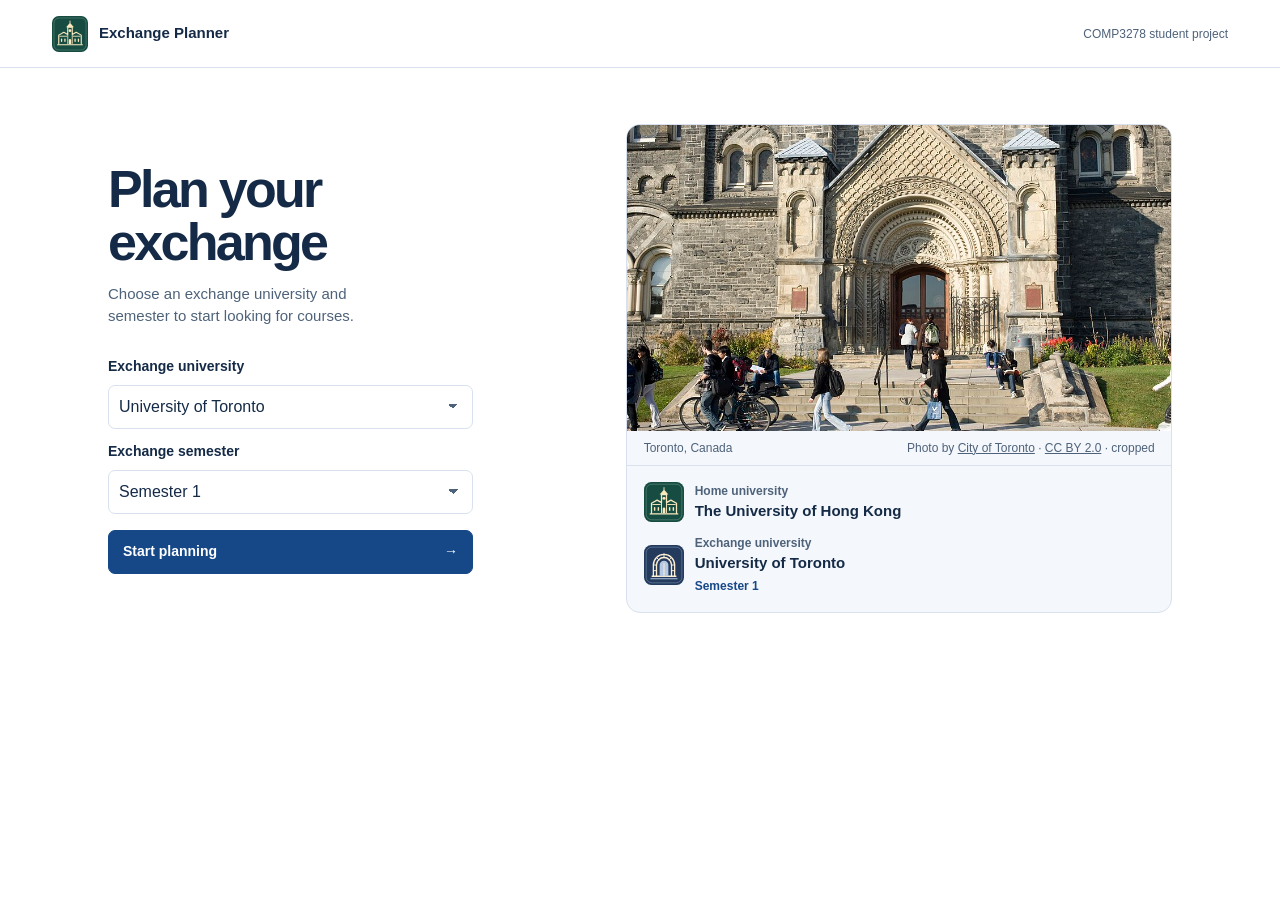
<file: docs/index.html>
<!doctype html>
<html lang="en">
<head>
  <meta charset="utf-8">
  <meta name="viewport" content="width=device-width, initial-scale=1">
  <title>Exchange Planner</title>
  <link rel="stylesheet" href="static/style.css?v=75b02a69559b">
</head>
<body id="exchange-planner">
<header class="identity">
  <a class="identity-link" href="./" data-plan-link>
    <img class="campus-mark" width="40" height="40" alt=""
     src="static/campus/hku.svg?v=58170c6886a2"
     >
    <span>Exchange Planner</span>
  </a>
  <span class="project-label">COMP3278 student project</span>
</header>
<main>


<section class="setup" aria-labelledby="exchange-title">
  <div class="setup-copy">
    <h1 id="exchange-title">Plan your exchange</h1>
    <p>Choose an exchange university and semester to start looking for courses.</p>
    <form id="exchange-setup" method="get" action="feature/1/">
      <label for="exchange-university">Exchange university</label>
      <select id="exchange-university" name="destination" required>

        <option value="3">University College London</option>

        <option value="2" selected>University of Toronto</option>

      </select>
      <label for="exchange-semester">Exchange semester</label>
      <select id="exchange-semester" name="semester" required>

        <option value="Sem 1">Semester 1</option>

        <option value="Sem 2">Semester 2</option>

      </select>
      <button class="main-action" type="submit">Start planning <span aria-hidden="true">→</span></button>
      <a class="quiet-button" href="my-plan/" data-resume-plan hidden>Resume My Plan</a>
    </form>
  </div>
  <aside class="route-panel" aria-label="Your exchange route">

    <figure class="campus-figure">
      <img data-campus-photo width="960" height="640"
           src="static/campus/toronto.jpg?v=460c03004c10" alt="Entrance to University College at the University of Toronto">
      <figcaption>
        <span data-campus-place>Toronto, Canada</span>
        <span class="photo-credit">
          Photo by <a data-campus-credit href="https://commons.wikimedia.org/wiki/File:University_College_in_Toronto.jpg" target="_blank" rel="noopener noreferrer">City of Toronto</a>
          · <a data-campus-license href="https://creativecommons.org/licenses/by/2.0/" target="_blank" rel="noopener noreferrer">CC BY 2.0</a>
          · cropped
        </span>
      </figcaption>
    </figure>
    <template id="campus-images">

      <img data-campus="2" src="static/campus/toronto.jpg?v=460c03004c10" alt="Entrance to University College at the University of Toronto">

      <img data-campus="3" src="static/campus/ucl.jpg?v=e818f1b0f210" alt="Columns of the University College London portico">

    </template>

    <div class="journey">
      <div class="stop">
        <img class="campus-mark" width="40" height="40" alt=""
     src="static/campus/hku.svg?v=58170c6886a2"
     >
        <div><span class="caption">Home university</span><strong>The University of Hong Kong</strong></div>
      </div>
      <div class="stop">
        <img class="campus-mark" width="40" height="40" alt=""
     src="static/campus/toronto.svg?v=8e8869192932"
     data-destination-mark>
        <div>
          <span class="caption">Exchange university</span>
          <strong data-destination-name>University of Toronto</strong>
          <span class="route-term" data-semester-name>Semester 1</span>
        </div>
      </div>
    </div>
  </aside>
</section>

</main>

<template id="campus-marks">

  <img data-campus="2" src="static/campus/toronto.svg?v=8e8869192932" alt="">

  <img data-campus="3" src="static/campus/ucl.svg?v=b197e17c76cd" alt="">

</template>
<script id="exchange-choices" type="application/json">{"destinations": [[3, "University College London"], [2, "University of Toronto"]], "semesters": ["Sem 1", "Sem 2"]}</script>
<script id="campus-photos" type="application/json">{"2": {"alt": "Entrance to University College at the University of Toronto", "city": "Toronto, Canada", "credit": "City of Toronto", "file": "toronto.jpg", "license": "CC BY 2.0", "license_url": "https://creativecommons.org/licenses/by/2.0/", "mark": "toronto", "source": "https://commons.wikimedia.org/wiki/File:University_College_in_Toronto.jpg"}, "3": {"alt": "Columns of the University College London portico", "city": "London, United Kingdom", "credit": "Raya Sharbain", "file": "ucl.jpg", "license": "CC BY-SA 4.0", "license_url": "https://creativecommons.org/licenses/by-sa/4.0/", "mark": "ucl", "source": "https://commons.wikimedia.org/wiki/File:Portico_of_University_College_London.jpg"}}</script>
<script src="static/plan.js?v=439967dee5aa" defer></script>




<script src="static/my-plan.js?v=4b7e3d259822" defer></script>



</body>
</html>
</file>
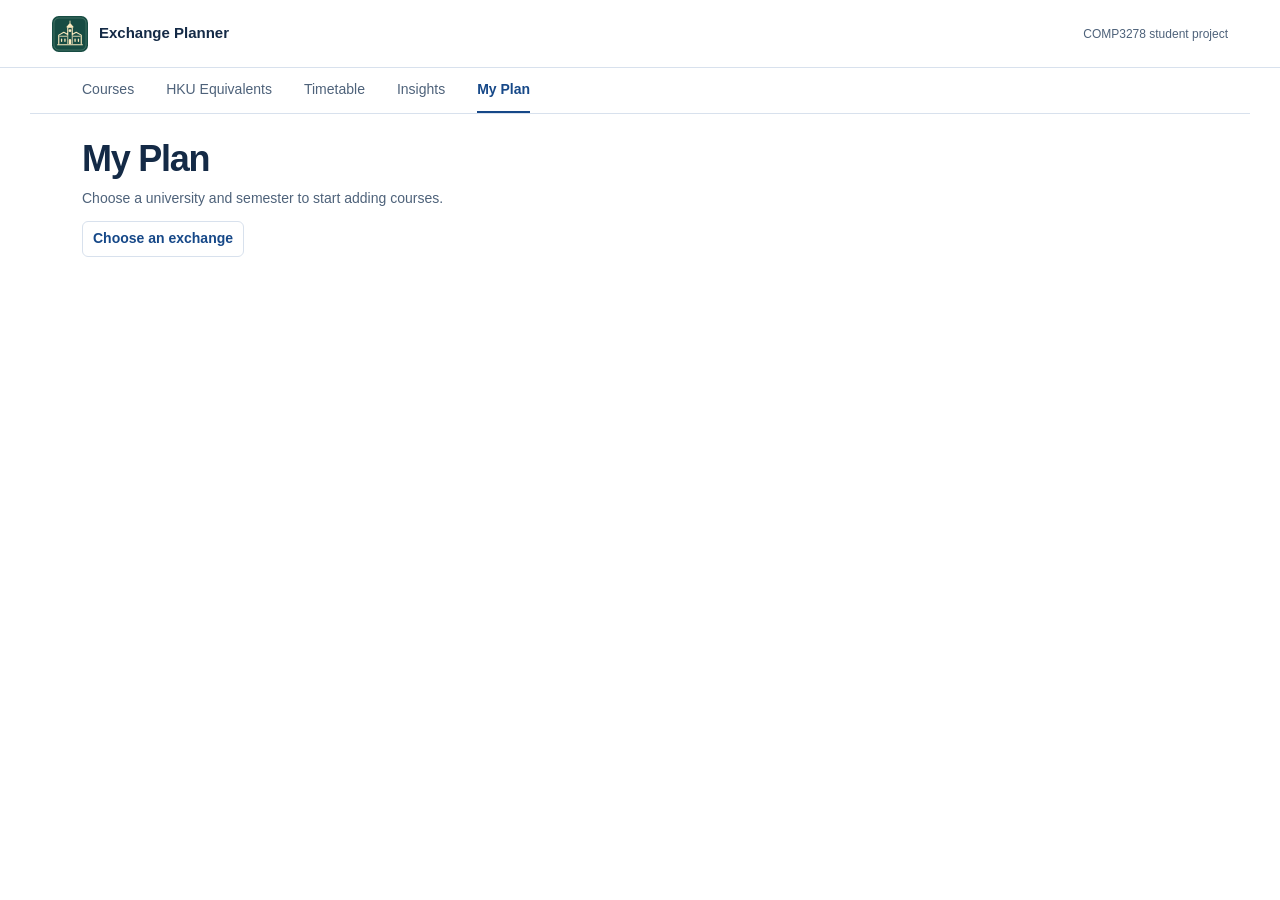
<file: docs/my-plan/index.html>
<!doctype html>
<html lang="en">
<head>
  <meta charset="utf-8">
  <meta name="viewport" content="width=device-width, initial-scale=1">
  <title>My Plan · Exchange Planner</title>
  <link rel="stylesheet" href="../static/style.css?v=75b02a69559b">
</head>
<body id="exchange-planner" class="tool-page">
<header class="identity">
  <a class="identity-link" href="../" data-plan-link>
    <img class="campus-mark" width="40" height="40" alt=""
     src="../static/campus/hku.svg?v=58170c6886a2"
     >
    <span>Exchange Planner</span>
  </a>
  <span class="project-label">COMP3278 student project</span>
</header>
<main>

  <div class="context" data-plan-route hidden>
    <div class="context-text">
      <span class="caption visually-hidden">Your exchange plan</span>
      <div class="context-universities">
        <span class="plan-campus"><img class="campus-mark" width="40" height="40" alt=""
     src="../static/campus/hku.svg?v=58170c6886a2"
     > <strong>HKU</strong></span>
        <span class="subtle" aria-hidden="true">→</span>

        <span class="plan-campus">
          <img class="campus-mark" width="40" height="40" alt=""
     hidden
     data-destination-mark>
          <strong data-destination-name></strong>
        </span>
        <span class="subtle" data-semester-name hidden></span>
      </div>
    </div>
    <a class="quiet-button" href="../" data-plan-link>Change plan</a>
  </div>
  <nav class="workspace-nav" aria-label="Exchange tools">

    <a href="../feature/1/" data-plan-link data-courses-entry
       >Courses</a>

    <a href="../feature/5/" data-plan-link
       >HKU Equivalents</a>

    <a href="../feature/3/" data-plan-link
       >Timetable</a>

    <a href="../feature/10/" data-plan-link
       >Insights</a>

    <a href="./" data-plan-link
       aria-current="true">My Plan <span data-plan-count hidden></span></a>
  </nav>


<section class="course-content">
  <h1>My Plan</h1>
  <div data-plan-setup>
    <p class="feature-description">Choose a university and semester to start adding courses.</p>
    <a class="quiet-button plan-setup-link" href="../">Choose an exchange</a>
  </div>

  <div data-personal-plan hidden>
    <p class="feature-description">Compare your exchange credits and class times by semester. Your plan is saved in this browser.</p>
    <div class="term-switcher" aria-label="Planning semester">

      <button type="button" data-term-switch="Sem 1" aria-pressed="false" aria-controls="plan-panel-1">
        <strong>Semester 1</strong>
        <span data-term-summary></span>
      </button>

      <button type="button" data-term-switch="Sem 2" aria-pressed="false" aria-controls="plan-panel-2">
        <strong>Semester 2</strong>
        <span data-term-summary></span>
      </button>

    </div>
    <div class="term-plans">

      <section class="term-plan" data-term="Sem 1" id="plan-panel-1" aria-labelledby="plan-term-1" hidden>
        <div class="term-plan-head">
          <h2 id="plan-term-1">Semester 1</h2>
        </div>
        <p class="term-total" data-credit-total></p>
        <label class="credit-target">
          <span>Target exchange credits</span>
          <input type="number" inputmode="numeric" min="1" max="999" step="1" placeholder="Enter a target" data-credit-target>
        </label>
        <p class="credit-status" role="status" data-credit-status></p>
        <div class="plan-schedule" data-plan-schedule aria-live="polite"></div>
        <ul class="planned-courses" data-planned-courses></ul>
        <details class="plan-course-picker">
          <summary>Add courses</summary>
          <label>
            <span class="visually-hidden">Search courses for Semester 1</span>
            <input type="search" placeholder="Search course names" autocomplete="off">
          </label>
          <p class="subtle" role="status" data-search-status></p>
          <ul class="planned-courses" data-course-matches></ul>
        </details>
      </section>

      <section class="term-plan" data-term="Sem 2" id="plan-panel-2" aria-labelledby="plan-term-2" hidden>
        <div class="term-plan-head">
          <h2 id="plan-term-2">Semester 2</h2>
        </div>
        <p class="term-total" data-credit-total></p>
        <label class="credit-target">
          <span>Target exchange credits</span>
          <input type="number" inputmode="numeric" min="1" max="999" step="1" placeholder="Enter a target" data-credit-target>
        </label>
        <p class="credit-status" role="status" data-credit-status></p>
        <div class="plan-schedule" data-plan-schedule aria-live="polite"></div>
        <ul class="planned-courses" data-planned-courses></ul>
        <details class="plan-course-picker">
          <summary>Add courses</summary>
          <label>
            <span class="visually-hidden">Search courses for Semester 2</span>
            <input type="search" placeholder="Search course names" autocomplete="off">
          </label>
          <p class="subtle" role="status" data-search-status></p>
          <ul class="planned-courses" data-course-matches></ul>
        </details>
      </section>

    </div>
  </div>
</section>

</main>

<template id="campus-marks">

  <img data-campus="2" src="../static/campus/toronto.svg?v=8e8869192932" alt="">

  <img data-campus="3" src="../static/campus/ucl.svg?v=b197e17c76cd" alt="">

</template>
<script id="exchange-choices" type="application/json">{"destinations": [[3, "University College London"], [2, "University of Toronto"]], "semesters": ["Sem 1", "Sem 2"]}</script>
<script id="campus-photos" type="application/json">{"2": {"alt": "Entrance to University College at the University of Toronto", "city": "Toronto, Canada", "credit": "City of Toronto", "file": "toronto.jpg", "license": "CC BY 2.0", "license_url": "https://creativecommons.org/licenses/by/2.0/", "mark": "toronto", "source": "https://commons.wikimedia.org/wiki/File:University_College_in_Toronto.jpg"}, "3": {"alt": "Columns of the University College London portico", "city": "London, United Kingdom", "credit": "Raya Sharbain", "file": "ucl.jpg", "license": "CC BY-SA 4.0", "license_url": "https://creativecommons.org/licenses/by-sa/4.0/", "mark": "ucl", "source": "https://commons.wikimedia.org/wiki/File:Portico_of_University_College_London.jpg"}}</script>
<script src="../static/plan.js?v=439967dee5aa" defer></script>


<script id="plan-catalogue-url" type="application/json">""</script>


<script src="../static/sql-wasm.js?v=d6a9cc234ef1" defer></script>
<script src="../static/preview.js?v=9c83424c8660" defer></script>


<script src="../static/my-plan.js?v=4b7e3d259822" defer></script>



</body>
</html>
</file>
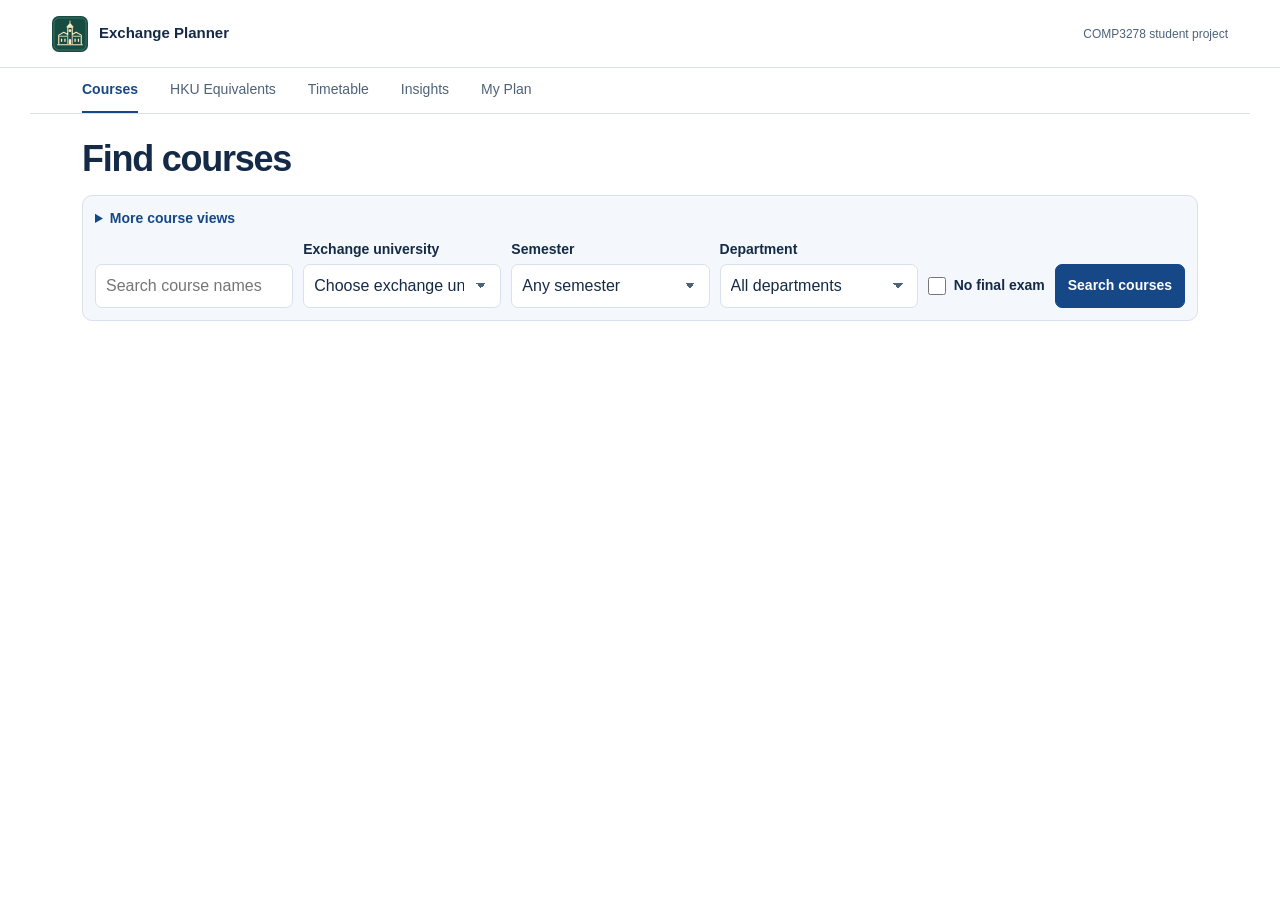
<file: docs/feature/1/index.html>
<!doctype html>
<html lang="en">
<head>
  <meta charset="utf-8">
  <meta name="viewport" content="width=device-width, initial-scale=1">
  <title>Search courses by name · Exchange Planner</title>
  <link rel="stylesheet" href="../../static/style.css?v=75b02a69559b">
</head>
<body id="exchange-planner" class="tool-page">
<header class="identity">
  <a class="identity-link" href="../../" data-plan-link>
    <img class="campus-mark" width="40" height="40" alt=""
     src="../../static/campus/hku.svg?v=58170c6886a2"
     >
    <span>Exchange Planner</span>
  </a>
  <span class="project-label">COMP3278 student project</span>
</header>
<main>

  <div class="context" data-plan-route hidden>
    <div class="context-text">
      <span class="caption visually-hidden">Your exchange plan</span>
      <div class="context-universities">
        <span class="plan-campus"><img class="campus-mark" width="40" height="40" alt=""
     src="../../static/campus/hku.svg?v=58170c6886a2"
     > <strong>HKU</strong></span>
        <span class="subtle" aria-hidden="true">→</span>

        <span class="plan-campus">
          <img class="campus-mark" width="40" height="40" alt=""
     hidden
     data-destination-mark>
          <strong data-destination-name></strong>
        </span>
        <span class="subtle" data-semester-name></span>
      </div>
    </div>
    <a class="quiet-button" href="../../" data-plan-link>Change plan</a>
  </div>
  <nav class="workspace-nav" aria-label="Exchange tools">

    <a href="./" data-plan-link data-courses-entry
       aria-current="true">Courses</a>

    <a href="../5/" data-plan-link
       >HKU Equivalents</a>

    <a href="../3/" data-plan-link
       >Timetable</a>

    <a href="../10/" data-plan-link
       >Insights</a>

    <a href="../../my-plan/" data-plan-link
       >My Plan <span data-plan-count hidden></span></a>
  </nav>





<div class="course-content">
  <h1>Find courses</h1>

  <div class="course-filters">

  <details class="course-views"><summary>More course views</summary>
  <nav class="modes" aria-label="Courses tools">

    <a href="./" data-plan-link
       data-courses-entry
       aria-current="page">Search by name</a>

    <a href="../2/" data-plan-link

       >By department</a>

    <a href="../4/" data-plan-link

       >No final exam</a>

  </nav>
  </details>





  <form class="form course-form" data-feature="1" method="get"
        action="./" data-run-with-plan>


    <label>
      <span class="label visually-hidden">Course name keyword</span>


        <input type="search" name="keyword" value=""
               placeholder="Search course names"
               >

    </label>


    <label>
      <span class="label">Exchange university</span>

        <select name="uni_id">
          <option value="">Choose exchange university</option>



          <option value="3"


            >University College London</option>



          <option value="2"


            >University of Toronto</option>

        </select>

    </label>


    <label>
      <span class="label">Semester</span>

        <select name="term">
          <option value="">Any semester</option>



          <option value="Sem 1"


            >Sem 1</option>



          <option value="Sem 2"


            >Sem 2</option>

        </select>

    </label>


    <label>
      <span class="label">Department</span>
      <select name="department" data-catalogue-filter>
        <option value="">All departments</option>
      </select>
    </label>
    <label class="exam-filter">
      <input type="checkbox" name="exam_free" value="1" data-catalogue-filter>
      <span>No final exam</span>
    </label>

    <button type="submit" class="primary-button">Search courses</button>
  </form>


  </div>


  <div id="course-results" data-details-url=""
       data-clashes-url="../11/"
       data-reset-url="./" aria-live="polite"></div>
  <template id="course-result-row">
    <article class="course-row">
      <div class="course-main">
        <div class="course-title"><h2></h2><p class="course-meta"></p></div>
        <span class="exam-status"></span>
      </div>
      <div class="course-actions">
        <button type="button" class="save-course" data-save-course aria-pressed="false" hidden>Add to My Plan</button>
        <button type="button" class="row-action" data-detail="equivalent" aria-expanded="false">Check HKU equivalent</button>
        <button type="button" class="row-action" data-detail="times" aria-expanded="false">View class times</button>
      </div>
      <div class="course-details">
        <section class="course-detail" data-panel="equivalent" hidden aria-live="polite">
          <h3>HKU equivalent</h3><div class="detail-content"></div>
        </section>
        <section class="course-detail" data-panel="times" hidden aria-live="polite">
          <h3>Class times</h3><div class="detail-content"></div>
        </section>
      </div>
    </article>
  </template>



  <div id="preview-result" aria-live="polite" data-empty-message="No results match these filters."
       data-hidden-columns=""></div>




</div>

</main>

<template id="campus-marks">

  <img data-campus="2" src="../../static/campus/toronto.svg?v=8e8869192932" alt="">

  <img data-campus="3" src="../../static/campus/ucl.svg?v=b197e17c76cd" alt="">

</template>
<script id="exchange-choices" type="application/json">{"destinations": [[3, "University College London"], [2, "University of Toronto"]], "semesters": ["Sem 1", "Sem 2"]}</script>
<script id="campus-photos" type="application/json">{"2": {"alt": "Entrance to University College at the University of Toronto", "city": "Toronto, Canada", "credit": "City of Toronto", "file": "toronto.jpg", "license": "CC BY 2.0", "license_url": "https://creativecommons.org/licenses/by/2.0/", "mark": "toronto", "source": "https://commons.wikimedia.org/wiki/File:University_College_in_Toronto.jpg"}, "3": {"alt": "Columns of the University College London portico", "city": "London, United Kingdom", "credit": "Raya Sharbain", "file": "ucl.jpg", "license": "CC BY-SA 4.0", "license_url": "https://creativecommons.org/licenses/by-sa/4.0/", "mark": "ucl", "source": "https://commons.wikimedia.org/wiki/File:Portico_of_University_College_London.jpg"}}</script>
<script src="../../static/plan.js?v=439967dee5aa" defer></script>



<script src="../../static/sql-wasm.js?v=d6a9cc234ef1" defer></script>
<script src="../../static/preview.js?v=9c83424c8660" defer></script>


<script src="../../static/my-plan.js?v=4b7e3d259822" defer></script>


<script src="../../static/course-results.js?v=b2d80e3b2567" defer></script>


</body>
</html>
</file>
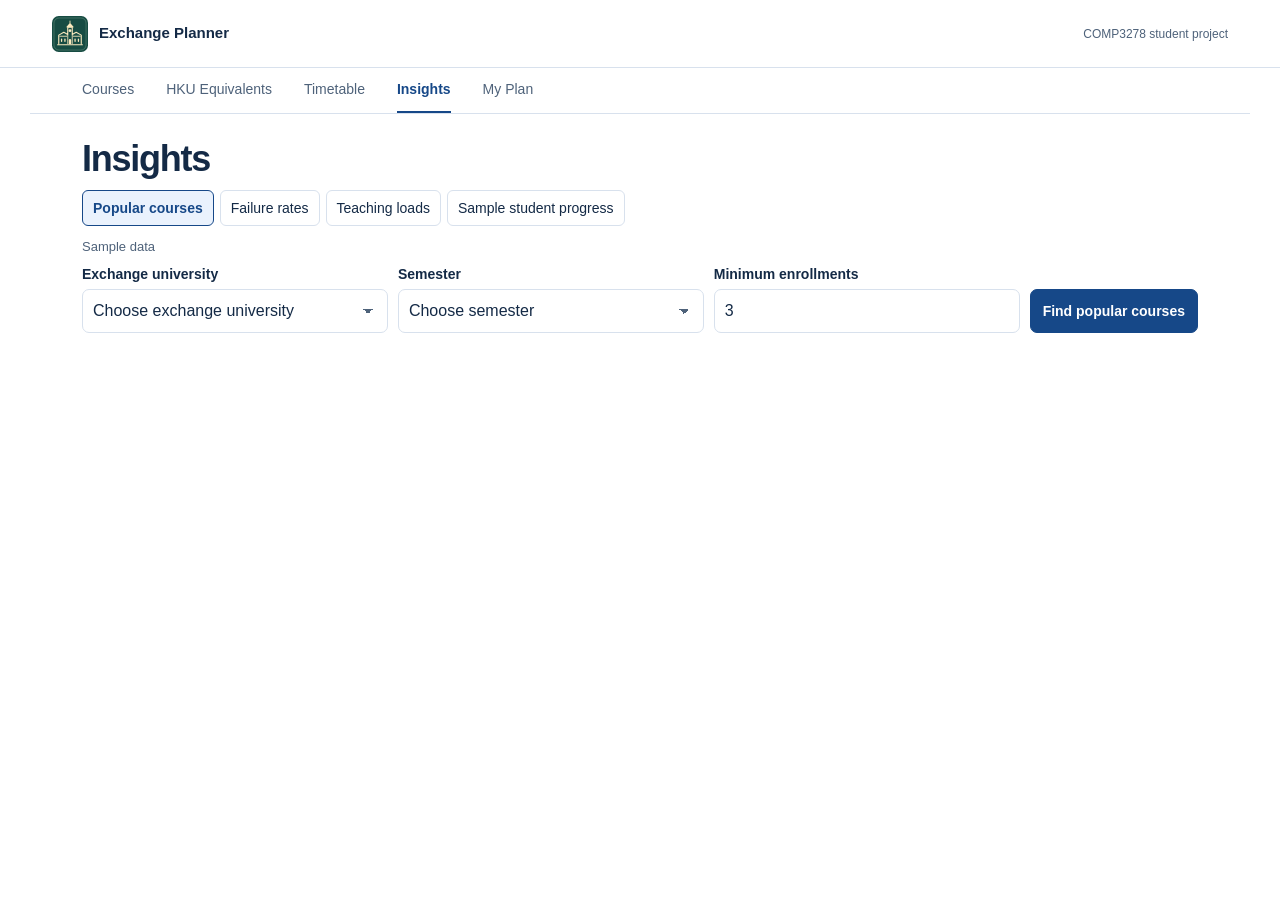
<file: docs/feature/10/index.html>
<!doctype html>
<html lang="en">
<head>
  <meta charset="utf-8">
  <meta name="viewport" content="width=device-width, initial-scale=1">
  <title>Find popular courses · Exchange Planner</title>
  <link rel="stylesheet" href="../../static/style.css?v=75b02a69559b">
</head>
<body id="exchange-planner" class="tool-page">
<header class="identity">
  <a class="identity-link" href="../../" data-plan-link>
    <img class="campus-mark" width="40" height="40" alt=""
     src="../../static/campus/hku.svg?v=58170c6886a2"
     >
    <span>Exchange Planner</span>
  </a>
  <span class="project-label">COMP3278 student project</span>
</header>
<main>

  <div class="context" data-plan-route hidden>
    <div class="context-text">
      <span class="caption visually-hidden">Your exchange plan</span>
      <div class="context-universities">
        <span class="plan-campus"><img class="campus-mark" width="40" height="40" alt=""
     src="../../static/campus/hku.svg?v=58170c6886a2"
     > <strong>HKU</strong></span>
        <span class="subtle" aria-hidden="true">→</span>

        <span class="plan-campus">
          <img class="campus-mark" width="40" height="40" alt=""
     hidden
     data-destination-mark>
          <strong data-destination-name></strong>
        </span>
        <span class="subtle" data-semester-name></span>
      </div>
    </div>
    <a class="quiet-button" href="../../" data-plan-link>Change plan</a>
  </div>
  <nav class="workspace-nav" aria-label="Exchange tools">

    <a href="../1/" data-plan-link data-courses-entry
       >Courses</a>

    <a href="../5/" data-plan-link
       >HKU Equivalents</a>

    <a href="../3/" data-plan-link
       >Timetable</a>

    <a href="./" data-plan-link
       aria-current="true">Insights</a>

    <a href="../../my-plan/" data-plan-link
       >My Plan <span data-plan-count hidden></span></a>
  </nav>





<div class="course-content insight-content">
  <h1>Insights</h1>
  <nav class="insight-tools" aria-label="Insights tools">

    <a href="./" data-plan-link
       aria-current="page">
      Popular courses
    </a>

    <a href="../8/" data-plan-link
       >
      Failure rates
    </a>

    <a href="../6/" data-plan-link
       >
      Teaching loads
    </a>

    <a href="../7/" data-plan-link
       >
      Sample student progress
    </a>

  </nav>
  <section class="insight-panel" aria-labelledby="insight-title">
    <h2 id="insight-title" class="visually-hidden">Find popular courses</h2>
    <p class="sample-scope">Sample data</p>




  <form class="form" data-feature="10" method="get"
        action="./" data-run-with-plan>


    <label>
      <span class="label">Exchange university</span>

        <select name="uni_id" required>
          <option value="">Choose exchange university</option>



          <option value="3"


            >University College London</option>



          <option value="2"


            >University of Toronto</option>

        </select>

    </label>


    <label>
      <span class="label">Semester</span>

        <select name="term" required>
          <option value="">Choose semester</option>



          <option value="Sem 1"


            >Sem 1</option>



          <option value="Sem 2"


            >Sem 2</option>

        </select>

    </label>


    <label>
      <span class="label">Minimum enrollments</span>


        <input type="number" name="min_enrollments" value="3"
               min="1" max="9007199254740991" step="1"
                required>

    </label>


    <button type="submit" class="primary-button">Find popular courses</button>
  </form>







  <div id="preview-result" aria-live="polite" data-empty-message="No courses meet this threshold. Try lowering the minimum enrollments."
       data-hidden-columns="courseID,studentID,teacherID"></div>



  </section>
</div>

</main>

<template id="campus-marks">

  <img data-campus="2" src="../../static/campus/toronto.svg?v=8e8869192932" alt="">

  <img data-campus="3" src="../../static/campus/ucl.svg?v=b197e17c76cd" alt="">

</template>
<script id="exchange-choices" type="application/json">{"destinations": [[3, "University College London"], [2, "University of Toronto"]], "semesters": ["Sem 1", "Sem 2"]}</script>
<script id="campus-photos" type="application/json">{"2": {"alt": "Entrance to University College at the University of Toronto", "city": "Toronto, Canada", "credit": "City of Toronto", "file": "toronto.jpg", "license": "CC BY 2.0", "license_url": "https://creativecommons.org/licenses/by/2.0/", "mark": "toronto", "source": "https://commons.wikimedia.org/wiki/File:University_College_in_Toronto.jpg"}, "3": {"alt": "Columns of the University College London portico", "city": "London, United Kingdom", "credit": "Raya Sharbain", "file": "ucl.jpg", "license": "CC BY-SA 4.0", "license_url": "https://creativecommons.org/licenses/by-sa/4.0/", "mark": "ucl", "source": "https://commons.wikimedia.org/wiki/File:Portico_of_University_College_London.jpg"}}</script>
<script src="../../static/plan.js?v=439967dee5aa" defer></script>



<script src="../../static/sql-wasm.js?v=d6a9cc234ef1" defer></script>
<script src="../../static/preview.js?v=9c83424c8660" defer></script>


<script src="../../static/my-plan.js?v=4b7e3d259822" defer></script>



<script src="../../static/feature-results.js?v=d7dfadb89492" defer></script>

</body>
</html>
</file>
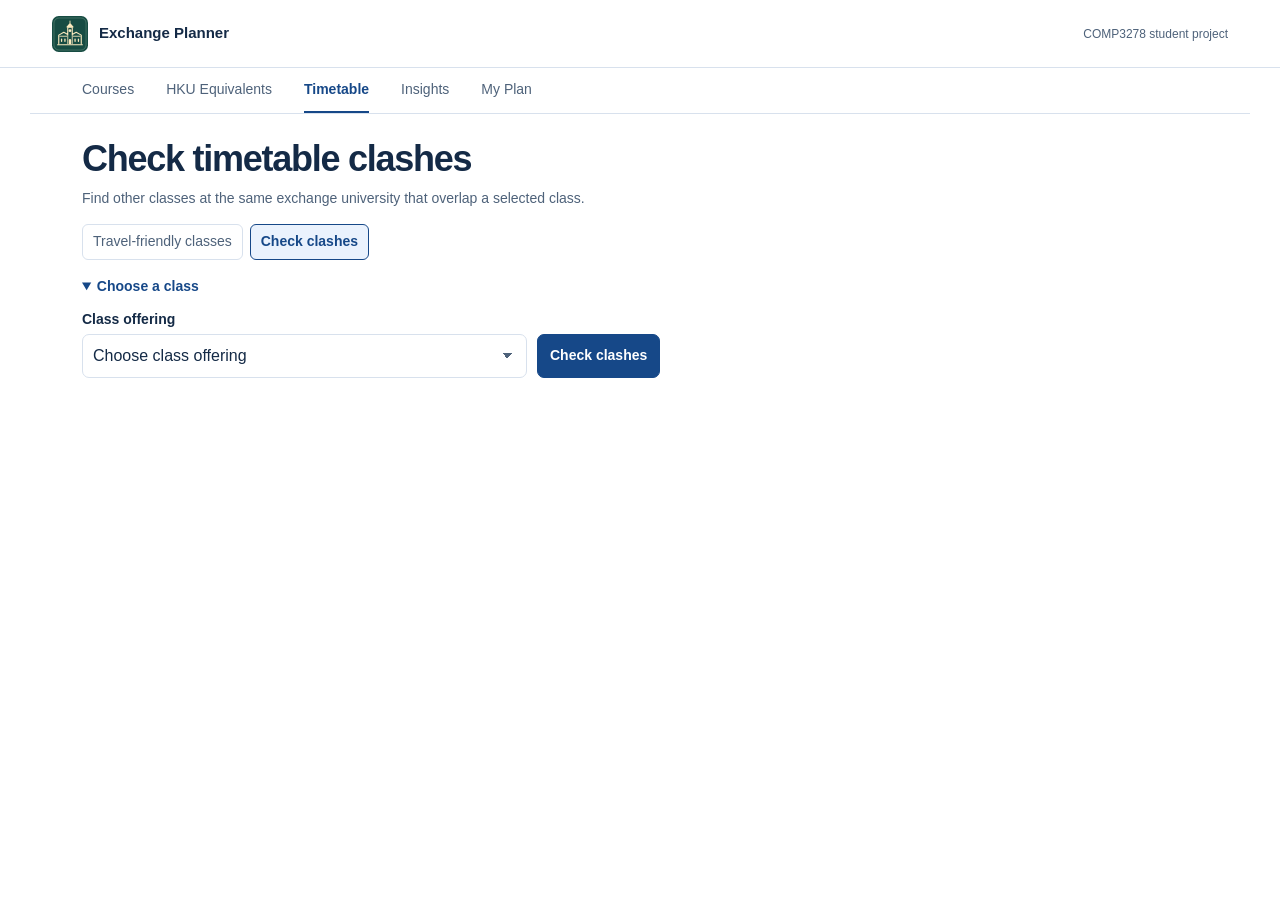
<file: docs/feature/11/index.html>
<!doctype html>
<html lang="en">
<head>
  <meta charset="utf-8">
  <meta name="viewport" content="width=device-width, initial-scale=1">
  <title>Check timetable clashes · Exchange Planner</title>
  <link rel="stylesheet" href="../../static/style.css?v=75b02a69559b">
</head>
<body id="exchange-planner" class="tool-page">
<header class="identity">
  <a class="identity-link" href="../../" data-plan-link>
    <img class="campus-mark" width="40" height="40" alt=""
     src="../../static/campus/hku.svg?v=58170c6886a2"
     >
    <span>Exchange Planner</span>
  </a>
  <span class="project-label">COMP3278 student project</span>
</header>
<main>

  <div class="context" data-plan-route hidden>
    <div class="context-text">
      <span class="caption visually-hidden">Your exchange plan</span>
      <div class="context-universities">
        <span class="plan-campus"><img class="campus-mark" width="40" height="40" alt=""
     src="../../static/campus/hku.svg?v=58170c6886a2"
     > <strong>HKU</strong></span>
        <span class="subtle" aria-hidden="true">→</span>

        <span class="plan-campus">
          <img class="campus-mark" width="40" height="40" alt=""
     hidden
     data-destination-mark>
          <strong data-destination-name></strong>
        </span>
        <span class="subtle" data-semester-name></span>
      </div>
    </div>
    <a class="quiet-button" href="../../" data-plan-link>Change plan</a>
  </div>
  <nav class="workspace-nav" aria-label="Exchange tools">

    <a href="../1/" data-plan-link data-courses-entry
       >Courses</a>

    <a href="../5/" data-plan-link
       >HKU Equivalents</a>

    <a href="../3/" data-plan-link
       aria-current="true">Timetable</a>

    <a href="../10/" data-plan-link
       >Insights</a>

    <a href="../../my-plan/" data-plan-link
       >My Plan <span data-plan-count hidden></span></a>
  </nav>





<div class="course-content">
  <h1>Check timetable clashes</h1>
  <p class="feature-description">Find other classes at the same exchange university that overlap a selected class.</p>



  <nav class="modes" aria-label="Timetable tools">

    <a href="../3/" data-plan-link

       >Travel-friendly classes</a>

    <a href="./" data-plan-link

       aria-current="page">Check clashes</a>

  </nav>





  <div class="selected-offering" data-selected-offering hidden></div>
  <details class="offering-filter" data-offering-filter open>
    <summary>Choose a class</summary>


  <form class="form" data-feature="11" method="get"
        action="./">


    <label>
      <span class="label">Class offering</span>

        <select name="offering_id" required>
          <option value="">Choose class offering</option>



          <option value="109"
            data-destination="3"
            data-semester="Sem 1"

            data-course="Abnormal Psychology" data-day="Mon" data-start="14:30" data-end="17:30"
            >Abnormal Psychology - University College London - Sem 1, Mon 14:30-17:30 (#109)</option>



          <option value="110"
            data-destination="3"
            data-semester="Sem 2"

            data-course="Abnormal Psychology" data-day="Tue" data-start="09:30" data-end="10:30"
            >Abnormal Psychology - University College London - Sem 2, Tue 09:30-10:30 (#110)</option>



          <option value="35"
            data-destination="2"
            data-semester="Sem 1"

            data-course="Abnormal Psychology" data-day="Wed" data-start="09:00" data-end="10:00"
            >Abnormal Psychology - University of Toronto - Sem 1, Wed 09:00-10:00 (#35)</option>



          <option value="36"
            data-destination="2"
            data-semester="Sem 2"

            data-course="Abnormal Psychology" data-day="Mon" data-start="12:00" data-end="14:00"
            >Abnormal Psychology - University of Toronto - Sem 2, Mon 12:00-14:00 (#36)</option>



          <option value="86"
            data-destination="3"
            data-semester="Sem 1"

            data-course="Advanced Calculus" data-day="Mon" data-start="11:30" data-end="14:30"
            >Advanced Calculus - University College London - Sem 1, Mon 11:30-14:30 (#86)</option>



          <option value="87"
            data-destination="3"
            data-semester="Sem 2"

            data-course="Advanced Calculus" data-day="Thu" data-start="10:30" data-end="12:30"
            >Advanced Calculus - University College London - Sem 2, Thu 10:30-12:30 (#87)</option>



          <option value="10"
            data-destination="2"
            data-semester="Sem 2"

            data-course="Advanced Calculus" data-day="Wed" data-start="10:30" data-end="12:30"
            >Advanced Calculus - University of Toronto - Sem 2, Wed 10:30-12:30 (#10)</option>



          <option value="11"
            data-destination="2"
            data-semester="Sem 2"

            data-course="Algebra I" data-day="Fri" data-start="16:00" data-end="17:00"
            >Algebra I - University of Toronto - Sem 2, Fri 16:00-17:00 (#11)</option>



          <option value="116"
            data-destination="3"
            data-semester="Sem 1"

            data-course="Analytical Mechanics" data-day="Tue" data-start="09:00" data-end="11:00"
            >Analytical Mechanics - University College London - Sem 1, Tue 09:00-11:00 (#116)</option>



          <option value="93"
            data-destination="3"
            data-semester="Sem 1"

            data-course="Applied Econometrics" data-day="Mon" data-start="16:30" data-end="19:30"
            >Applied Econometrics - University College London - Sem 1, Mon 16:30-19:30 (#93)</option>



          <option value="17"
            data-destination="2"
            data-semester="Sem 1"

            data-course="Applied Econometrics" data-day="Wed" data-start="14:00" data-end="15:00"
            >Applied Econometrics - University of Toronto - Sem 1, Wed 14:00-15:00 (#17)</option>



          <option value="18"
            data-destination="2"
            data-semester="Sem 2"

            data-course="Applied Econometrics" data-day="Mon" data-start="16:30" data-end="18:30"
            >Applied Econometrics - University of Toronto - Sem 2, Mon 16:30-18:30 (#18)</option>



          <option value="84"
            data-destination="3"
            data-semester="Sem 2"

            data-course="Applied Linear Algebra" data-day="Fri" data-start="13:00" data-end="14:00"
            >Applied Linear Algebra - University College London - Sem 2, Fri 13:00-14:00 (#84)</option>



          <option value="118"
            data-destination="3"
            data-semester="Sem 1"

            data-course="Astrophysics" data-day="Wed" data-start="14:00" data-end="16:00"
            >Astrophysics - University College London - Sem 1, Wed 14:00-16:00 (#118)</option>



          <option value="119"
            data-destination="3"
            data-semester="Sem 2"

            data-course="Astrophysics" data-day="Wed" data-start="12:30" data-end="13:30"
            >Astrophysics - University College London - Sem 2, Wed 12:30-13:30 (#119)</option>



          <option value="103"
            data-destination="3"
            data-semester="Sem 2"

            data-course="Behavioural Finance" data-day="Thu" data-start="09:30" data-end="11:30"
            >Behavioural Finance - University College London - Sem 2, Thu 09:30-11:30 (#103)</option>



          <option value="28"
            data-destination="2"
            data-semester="Sem 2"

            data-course="Behavioural Finance" data-day="Mon" data-start="16:30" data-end="17:30"
            >Behavioural Finance - University of Toronto - Sem 2, Mon 16:30-17:30 (#28)</option>



          <option value="104"
            data-destination="3"
            data-semester="Sem 2"

            data-course="Biopsychology" data-day="Mon" data-start="16:30" data-end="18:30"
            >Biopsychology - University College London - Sem 2, Mon 16:30-18:30 (#104)</option>



          <option value="30"
            data-destination="2"
            data-semester="Sem 2"

            data-course="Brain and Behaviour" data-day="Fri" data-start="13:30" data-end="14:30"
            >Brain and Behaviour - University of Toronto - Sem 2, Fri 13:30-14:30 (#30)</option>



          <option value="139"
            data-destination="3"
            data-semester="Sem 1"

            data-course="Brand Management" data-day="Mon" data-start="11:00" data-end="12:00"
            >Brand Management - University College London - Sem 1, Mon 11:00-12:00 (#139)</option>



          <option value="64"
            data-destination="2"
            data-semester="Sem 2"

            data-course="Brand Management" data-day="Tue" data-start="12:30" data-end="13:30"
            >Brand Management - University of Toronto - Sem 2, Tue 12:30-13:30 (#64)</option>



          <option value="100"
            data-destination="3"
            data-semester="Sem 1"

            data-course="Business Finance" data-day="Fri" data-start="10:00" data-end="11:00"
            >Business Finance - University College London - Sem 1, Fri 10:00-11:00 (#100)</option>



          <option value="75"
            data-destination="2"
            data-semester="Sem 2"

            data-course="Buyer Behaviour" data-day="Fri" data-start="13:30" data-end="15:30"
            >Buyer Behaviour - University of Toronto - Sem 2, Fri 13:30-15:30 (#75)</option>



          <option value="130"
            data-destination="3"
            data-semester="Sem 2"

            data-course="Classical Civilisations" data-day="Mon" data-start="09:30" data-end="12:30"
            >Classical Civilisations - University College London - Sem 2, Mon 09:30-12:30 (#130)</option>



          <option value="31"
            data-destination="2"
            data-semester="Sem 1"

            data-course="Cognition" data-day="Fri" data-start="09:00" data-end="11:00"
            >Cognition - University of Toronto - Sem 1, Fri 09:00-11:00 (#31)</option>



          <option value="32"
            data-destination="2"
            data-semester="Sem 2"

            data-course="Cognition" data-day="Wed" data-start="14:00" data-end="16:00"
            >Cognition - University of Toronto - Sem 2, Wed 14:00-16:00 (#32)</option>



          <option value="128"
            data-destination="3"
            data-semester="Sem 2"

            data-course="Cold War Politics" data-day="Wed" data-start="10:00" data-end="12:00"
            >Cold War Politics - University College London - Sem 2, Wed 10:00-12:00 (#128)</option>



          <option value="52"
            data-destination="2"
            data-semester="Sem 1"

            data-course="Cold War Politics" data-day="Fri" data-start="09:00" data-end="11:00"
            >Cold War Politics - University of Toronto - Sem 1, Fri 09:00-11:00 (#52)</option>



          <option value="58"
            data-destination="2"
            data-semester="Sem 2"

            data-course="Colonialism and Empire" data-day="Fri" data-start="09:30" data-end="12:30"
            >Colonialism and Empire - University of Toronto - Sem 2, Fri 09:30-12:30 (#58)</option>



          <option value="9"
            data-destination="2"
            data-semester="Sem 2"

            data-course="Combinatorics and Graph Theory" data-day="Fri" data-start="16:00" data-end="18:00"
            >Combinatorics and Graph Theory - University of Toronto - Sem 2, Fri 16:00-18:00 (#9)</option>



          <option value="89"
            data-destination="3"
            data-semester="Sem 1"

            data-course="Complex Analysis" data-day="Wed" data-start="13:30" data-end="14:30"
            >Complex Analysis - University College London - Sem 1, Wed 13:30-14:30 (#89)</option>



          <option value="80"
            data-destination="3"
            data-semester="Sem 1"

            data-course="Computer Graphics" data-day="Tue" data-start="12:00" data-end="14:00"
            >Computer Graphics - University College London - Sem 1, Tue 12:00-14:00 (#80)</option>



          <option value="81"
            data-destination="3"
            data-semester="Sem 2"

            data-course="Computer Graphics" data-day="Fri" data-start="12:30" data-end="13:30"
            >Computer Graphics - University College London - Sem 2, Fri 12:30-13:30 (#81)</option>



          <option value="6"
            data-destination="2"
            data-semester="Sem 1"

            data-course="Computer Graphics" data-day="Tue" data-start="16:00" data-end="18:00"
            >Computer Graphics - University of Toronto - Sem 1, Tue 16:00-18:00 (#6)</option>



          <option value="79"
            data-destination="3"
            data-semester="Sem 2"

            data-course="Computer Networking" data-day="Fri" data-start="14:00" data-end="16:00"
            >Computer Networking - University College London - Sem 2, Fri 14:00-16:00 (#79)</option>



          <option value="82"
            data-destination="3"
            data-semester="Sem 2"

            data-course="Computer Security" data-day="Tue" data-start="13:30" data-end="16:30"
            >Computer Security - University College London - Sem 2, Tue 13:30-16:30 (#82)</option>



          <option value="7"
            data-destination="2"
            data-semester="Sem 2"

            data-course="Computer Security" data-day="Wed" data-start="17:00" data-end="18:00"
            >Computer Security - University of Toronto - Sem 2, Wed 17:00-18:00 (#7)</option>



          <option value="77"
            data-destination="3"
            data-semester="Sem 1"

            data-course="Database Systems" data-day="Fri" data-start="15:30" data-end="16:30"
            >Database Systems - University College London - Sem 1, Fri 15:30-16:30 (#77)</option>



          <option value="4"
            data-destination="2"
            data-semester="Sem 1"

            data-course="Database Systems" data-day="Mon" data-start="16:30" data-end="18:30"
            >Database Systems - University of Toronto - Sem 1, Mon 16:30-18:30 (#4)</option>



          <option value="5"
            data-destination="2"
            data-semester="Sem 2"

            data-course="Database Systems" data-day="Tue" data-start="12:30" data-end="15:30"
            >Database Systems - University of Toronto - Sem 2, Tue 12:30-15:30 (#5)</option>



          <option value="97"
            data-destination="3"
            data-semester="Sem 2"

            data-course="Development Economics" data-day="Wed" data-start="12:30" data-end="14:30"
            >Development Economics - University College London - Sem 2, Wed 12:30-14:30 (#97)</option>



          <option value="21"
            data-destination="2"
            data-semester="Sem 1"

            data-course="Development Economics" data-day="Wed" data-start="08:00" data-end="09:00"
            >Development Economics - University of Toronto - Sem 1, Wed 08:00-09:00 (#21)</option>



          <option value="22"
            data-destination="2"
            data-semester="Sem 2"

            data-course="Development Economics" data-day="Wed" data-start="16:30" data-end="19:30"
            >Development Economics - University of Toronto - Sem 2, Wed 16:30-19:30 (#22)</option>



          <option value="37"
            data-destination="2"
            data-semester="Sem 2"

            data-course="Developmental Psychology" data-day="Mon" data-start="08:30" data-end="10:30"
            >Developmental Psychology - University of Toronto - Sem 2, Mon 08:30-10:30 (#37)</option>



          <option value="83"
            data-destination="3"
            data-semester="Sem 2"

            data-course="Differential Equations" data-day="Thu" data-start="17:30" data-end="20:30"
            >Differential Equations - University College London - Sem 2, Thu 17:30-20:30 (#83)</option>



          <option value="60"
            data-destination="2"
            data-semester="Sem 2"

            data-course="E-Marketing Strategy" data-day="Fri" data-start="09:30" data-end="12:30"
            >E-Marketing Strategy - University of Toronto - Sem 2, Fri 09:30-12:30 (#60)</option>



          <option value="127"
            data-destination="3"
            data-semester="Sem 1"

            data-course="East Asia since 1800" data-day="Mon" data-start="08:30" data-end="10:30"
            >East Asia since 1800 - University College London - Sem 1, Mon 08:30-10:30 (#127)</option>



          <option value="39"
            data-destination="2"
            data-semester="Sem 1"

            data-course="Electrodynamics" data-day="Wed" data-start="15:30" data-end="18:30"
            >Electrodynamics - University of Toronto - Sem 1, Wed 15:30-18:30 (#39)</option>



          <option value="115"
            data-destination="3"
            data-semester="Sem 2"

            data-course="Electromagnetic Theory" data-day="Mon" data-start="11:30" data-end="13:30"
            >Electromagnetic Theory - University College London - Sem 2, Mon 11:30-13:30 (#115)</option>



          <option value="132"
            data-destination="3"
            data-semester="Sem 1"

            data-course="Environmental History" data-day="Mon" data-start="08:30" data-end="11:30"
            >Environmental History - University College London - Sem 1, Mon 08:30-11:30 (#132)</option>



          <option value="133"
            data-destination="3"
            data-semester="Sem 2"

            data-course="Environmental History" data-day="Thu" data-start="09:00" data-end="11:00"
            >Environmental History - University College London - Sem 2, Thu 09:00-11:00 (#133)</option>



          <option value="105"
            data-destination="3"
            data-semester="Sem 1"

            data-course="Experimental Design in Psychology" data-day="Wed" data-start="16:00" data-end="18:00"
            >Experimental Design in Psychology - University College London - Sem 1, Wed 16:00-18:00 (#105)</option>



          <option value="34"
            data-destination="2"
            data-semester="Sem 1"

            data-course="Experimental Design in Psychology" data-day="Tue" data-start="08:00" data-end="10:00"
            >Experimental Design in Psychology - University of Toronto - Sem 1, Tue 08:00-10:00 (#34)</option>



          <option value="98"
            data-destination="3"
            data-semester="Sem 2"

            data-course="Financial Derivatives" data-day="Tue" data-start="09:30" data-end="11:30"
            >Financial Derivatives - University College London - Sem 2, Tue 09:30-11:30 (#98)</option>



          <option value="25"
            data-destination="2"
            data-semester="Sem 1"

            data-course="Financial Derivatives" data-day="Wed" data-start="10:30" data-end="12:30"
            >Financial Derivatives - University of Toronto - Sem 1, Wed 10:30-12:30 (#25)</option>



          <option value="26"
            data-destination="2"
            data-semester="Sem 2"

            data-course="Financial Derivatives" data-day="Wed" data-start="08:30" data-end="10:30"
            >Financial Derivatives - University of Toronto - Sem 2, Wed 08:30-10:30 (#26)</option>



          <option value="23"
            data-destination="2"
            data-semester="Sem 1"

            data-course="Financial Management" data-day="Thu" data-start="09:30" data-end="11:30"
            >Financial Management - University of Toronto - Sem 1, Thu 09:30-11:30 (#23)</option>



          <option value="102"
            data-destination="3"
            data-semester="Sem 1"

            data-course="Fintech and Digital Banking" data-day="Wed" data-start="09:00" data-end="11:00"
            >Fintech and Digital Banking - University College London - Sem 1, Wed 09:00-11:00 (#102)</option>



          <option value="107"
            data-destination="3"
            data-semester="Sem 1"

            data-course="General Psychology" data-day="Tue" data-start="13:30" data-end="16:30"
            >General Psychology - University College London - Sem 1, Tue 13:30-16:30 (#107)</option>



          <option value="53"
            data-destination="2"
            data-semester="Sem 1"

            data-course="Global History" data-day="Fri" data-start="16:30" data-end="19:30"
            >Global History - University of Toronto - Sem 1, Fri 16:30-19:30 (#53)</option>



          <option value="54"
            data-destination="2"
            data-semester="Sem 2"

            data-course="Global History" data-day="Mon" data-start="10:00" data-end="13:00"
            >Global History - University of Toronto - Sem 2, Mon 10:00-13:00 (#54)</option>



          <option value="94"
            data-destination="3"
            data-semester="Sem 1"

            data-course="Global Trade and Finance" data-day="Wed" data-start="14:30" data-end="16:30"
            >Global Trade and Finance - University College London - Sem 1, Wed 14:30-16:30 (#94)</option>



          <option value="14"
            data-destination="2"
            data-semester="Sem 1"

            data-course="Global Trade and Finance" data-day="Wed" data-start="08:30" data-end="10:30"
            >Global Trade and Finance - University of Toronto - Sem 1, Wed 08:30-10:30 (#14)</option>



          <option value="15"
            data-destination="2"
            data-semester="Sem 2"

            data-course="Global Trade and Finance" data-day="Mon" data-start="09:30" data-end="10:30"
            >Global Trade and Finance - University of Toronto - Sem 2, Mon 09:30-10:30 (#15)</option>



          <option value="108"
            data-destination="3"
            data-semester="Sem 1"

            data-course="Health Psychology" data-day="Tue" data-start="13:30" data-end="15:30"
            >Health Psychology - University College London - Sem 1, Tue 13:30-15:30 (#108)</option>



          <option value="50"
            data-destination="2"
            data-semester="Sem 1"

            data-course="Historical Linguistics" data-day="Fri" data-start="13:00" data-end="15:00"
            >Historical Linguistics - University of Toronto - Sem 1, Fri 13:00-15:00 (#50)</option>



          <option value="131"
            data-destination="3"
            data-semester="Sem 1"

            data-course="History of Science" data-day="Fri" data-start="08:00" data-end="10:00"
            >History of Science - University College London - Sem 1, Fri 08:00-10:00 (#131)</option>



          <option value="56"
            data-destination="2"
            data-semester="Sem 1"

            data-course="History of Science" data-day="Wed" data-start="13:30" data-end="16:30"
            >History of Science - University of Toronto - Sem 1, Wed 13:30-16:30 (#56)</option>



          <option value="57"
            data-destination="2"
            data-semester="Sem 2"

            data-course="History of Science" data-day="Fri" data-start="08:30" data-end="11:30"
            >History of Science - University of Toronto - Sem 2, Fri 08:30-11:30 (#57)</option>



          <option value="129"
            data-destination="3"
            data-semester="Sem 1"

            data-course="History of the European Union" data-day="Mon" data-start="09:00" data-end="11:00"
            >History of the European Union - University College London - Sem 1, Mon 09:00-11:00 (#129)</option>



          <option value="51"
            data-destination="2"
            data-semester="Sem 1"

            data-course="History of the European Union" data-day="Mon" data-start="13:30" data-end="15:30"
            >History of the European Union - University of Toronto - Sem 1, Mon 13:30-15:30 (#51)</option>



          <option value="85"
            data-destination="3"
            data-semester="Sem 2"

            data-course="Introduction to Abstract Algebra" data-day="Wed" data-start="08:30" data-end="09:30"
            >Introduction to Abstract Algebra - University College London - Sem 2, Wed 08:30-09:30 (#85)</option>



          <option value="101"
            data-destination="3"
            data-semester="Sem 1"

            data-course="Introduction to Accounting" data-day="Fri" data-start="11:30" data-end="13:30"
            >Introduction to Accounting - University College London - Sem 1, Fri 11:30-13:30 (#101)</option>



          <option value="24"
            data-destination="2"
            data-semester="Sem 1"

            data-course="Introduction to Accounting" data-day="Wed" data-start="14:30" data-end="16:30"
            >Introduction to Accounting - University of Toronto - Sem 1, Wed 14:30-16:30 (#24)</option>



          <option value="141"
            data-destination="3"
            data-semester="Sem 1"

            data-course="Introduction to Data Science" data-day="Fri" data-start="14:30" data-end="15:30"
            >Introduction to Data Science - University College London - Sem 1, Fri 14:30-15:30 (#141)</option>



          <option value="1"
            data-destination="2"
            data-semester="Sem 1"

            data-course="Introduction to Machine Learning" data-day="Wed" data-start="14:30" data-end="16:30"
            >Introduction to Machine Learning - University of Toronto - Sem 1, Wed 14:30-16:30 (#1)</option>



          <option value="62"
            data-destination="2"
            data-semester="Sem 1"

            data-course="Introduction to Marketing" data-day="Tue" data-start="08:30" data-end="11:30"
            >Introduction to Marketing - University of Toronto - Sem 1, Tue 08:30-11:30 (#62)</option>



          <option value="69"
            data-destination="2"
            data-semester="Sem 1"

            data-course="Introduction to Probability" data-day="Thu" data-start="17:30" data-end="20:30"
            >Introduction to Probability - University of Toronto - Sem 1, Thu 17:30-20:30 (#69)</option>



          <option value="70"
            data-destination="2"
            data-semester="Sem 2"

            data-course="Introduction to Probability" data-day="Fri" data-start="13:30" data-end="15:30"
            >Introduction to Probability - University of Toronto - Sem 2, Fri 13:30-15:30 (#70)</option>



          <option value="46"
            data-destination="2"
            data-semester="Sem 2"

            data-course="Introduction to Semantics" data-day="Mon" data-start="12:00" data-end="14:00"
            >Introduction to Semantics - University of Toronto - Sem 2, Mon 12:00-14:00 (#46)</option>



          <option value="122"
            data-destination="3"
            data-semester="Sem 2"

            data-course="Introduction to Syntax" data-day="Thu" data-start="14:00" data-end="15:00"
            >Introduction to Syntax - University College London - Sem 2, Thu 14:00-15:00 (#122)</option>



          <option value="95"
            data-destination="3"
            data-semester="Sem 1"

            data-course="Labour Economics" data-day="Fri" data-start="12:00" data-end="14:00"
            >Labour Economics - University College London - Sem 1, Fri 12:00-14:00 (#95)</option>



          <option value="96"
            data-destination="3"
            data-semester="Sem 2"

            data-course="Labour Economics" data-day="Fri" data-start="14:30" data-end="16:30"
            >Labour Economics - University College London - Sem 2, Fri 14:30-16:30 (#96)</option>



          <option value="20"
            data-destination="2"
            data-semester="Sem 1"

            data-course="Labour Economics" data-day="Thu" data-start="14:00" data-end="16:00"
            >Labour Economics - University of Toronto - Sem 1, Thu 14:00-16:00 (#20)</option>



          <option value="120"
            data-destination="3"
            data-semester="Sem 1"

            data-course="Language and Identity" data-day="Tue" data-start="11:30" data-end="13:30"
            >Language and Identity - University College London - Sem 1, Tue 11:30-13:30 (#120)</option>



          <option value="48"
            data-destination="2"
            data-semester="Sem 2"

            data-course="Language and Identity" data-day="Fri" data-start="15:30" data-end="18:30"
            >Language and Identity - University of Toronto - Sem 2, Fri 15:30-18:30 (#48)</option>



          <option value="47"
            data-destination="2"
            data-semester="Sem 2"

            data-course="Language and Mind" data-day="Mon" data-start="10:00" data-end="11:00"
            >Language and Mind - University of Toronto - Sem 2, Mon 10:00-11:00 (#47)</option>



          <option value="143"
            data-destination="3"
            data-semester="Sem 1"

            data-course="Linear Models" data-day="Mon" data-start="17:00" data-end="18:00"
            >Linear Models - University College London - Sem 1, Mon 17:00-18:00 (#143)</option>



          <option value="65"
            data-destination="2"
            data-semester="Sem 1"

            data-course="Linear Models" data-day="Fri" data-start="12:00" data-end="14:00"
            >Linear Models - University of Toronto - Sem 1, Fri 12:00-14:00 (#65)</option>



          <option value="66"
            data-destination="2"
            data-semester="Sem 2"

            data-course="Linear Models" data-day="Thu" data-start="12:00" data-end="15:00"
            >Linear Models - University of Toronto - Sem 2, Thu 12:00-15:00 (#66)</option>



          <option value="27"
            data-destination="2"
            data-semester="Sem 1"

            data-course="Managing Financial Risk" data-day="Tue" data-start="12:30" data-end="13:30"
            >Managing Financial Risk - University of Toronto - Sem 1, Tue 12:30-13:30 (#27)</option>



          <option value="135"
            data-destination="3"
            data-semester="Sem 2"

            data-course="Market Research Methods" data-day="Mon" data-start="09:30" data-end="11:30"
            >Market Research Methods - University College London - Sem 2, Mon 09:30-11:30 (#135)</option>



          <option value="138"
            data-destination="3"
            data-semester="Sem 2"

            data-course="Marketing Management" data-day="Tue" data-start="16:30" data-end="18:30"
            >Marketing Management - University College London - Sem 2, Tue 16:30-18:30 (#138)</option>



          <option value="134"
            data-destination="3"
            data-semester="Sem 2"

            data-course="Marketing of Services" data-day="Thu" data-start="17:30" data-end="19:30"
            >Marketing of Services - University College London - Sem 2, Thu 17:30-19:30 (#134)</option>



          <option value="59"
            data-destination="2"
            data-semester="Sem 1"

            data-course="Marketing of Services" data-day="Mon" data-start="13:30" data-end="14:30"
            >Marketing of Services - University of Toronto - Sem 1, Mon 13:30-14:30 (#59)</option>



          <option value="142"
            data-destination="3"
            data-semester="Sem 2"

            data-course="Mathematical Statistics" data-day="Thu" data-start="15:30" data-end="17:30"
            >Mathematical Statistics - University College London - Sem 2, Thu 15:30-17:30 (#142)</option>



          <option value="150"
            data-destination="3"
            data-semester="Sem 1"

            data-course="Mathematics for Physicists" data-day="Wed" data-start="15:30" data-end="16:30"
            >Mathematics for Physicists - University College London - Sem 1, Wed 15:30-16:30 (#150)</option>



          <option value="151"
            data-destination="3"
            data-semester="Sem 2"

            data-course="Mathematics for Physicists" data-day="Fri" data-start="15:30" data-end="16:30"
            >Mathematics for Physicists - University College London - Sem 2, Fri 15:30-16:30 (#151)</option>



          <option value="8"
            data-destination="2"
            data-semester="Sem 1"

            data-course="Matrices and Linear Algebra" data-day="Fri" data-start="12:00" data-end="14:00"
            >Matrices and Linear Algebra - University of Toronto - Sem 1, Fri 12:00-14:00 (#8)</option>



          <option value="123"
            data-destination="3"
            data-semester="Sem 1"

            data-course="Meaning in Language" data-day="Wed" data-start="12:00" data-end="15:00"
            >Meaning in Language - University College London - Sem 1, Wed 12:00-15:00 (#123)</option>



          <option value="124"
            data-destination="3"
            data-semester="Sem 2"

            data-course="Meaning in Language" data-day="Wed" data-start="10:00" data-end="13:00"
            >Meaning in Language - University College London - Sem 2, Wed 10:00-13:00 (#124)</option>



          <option value="40"
            data-destination="2"
            data-semester="Sem 2"

            data-course="Mechanics" data-day="Wed" data-start="16:30" data-end="17:30"
            >Mechanics - University of Toronto - Sem 2, Wed 16:30-17:30 (#40)</option>



          <option value="106"
            data-destination="3"
            data-semester="Sem 2"

            data-course="Memory and Cognition" data-day="Wed" data-start="11:30" data-end="14:30"
            >Memory and Cognition - University College London - Sem 2, Wed 11:30-14:30 (#106)</option>



          <option value="16"
            data-destination="2"
            data-semester="Sem 2"

            data-course="Microeconomic Theory" data-day="Fri" data-start="10:30" data-end="11:30"
            >Microeconomic Theory - University of Toronto - Sem 2, Fri 10:30-11:30 (#16)</option>



          <option value="33"
            data-destination="2"
            data-semester="Sem 1"

            data-course="Mind and Behaviour" data-day="Tue" data-start="08:30" data-end="10:30"
            >Mind and Behaviour - University of Toronto - Sem 1, Tue 08:30-10:30 (#33)</option>



          <option value="55"
            data-destination="2"
            data-semester="Sem 2"

            data-course="Modern China and Japan" data-day="Thu" data-start="10:00" data-end="12:00"
            >Modern China and Japan - University of Toronto - Sem 2, Thu 10:00-12:00 (#55)</option>



          <option value="38"
            data-destination="2"
            data-semester="Sem 2"

            data-course="Modern Physics" data-day="Thu" data-start="17:00" data-end="18:00"
            >Modern Physics - University of Toronto - Sem 2, Thu 17:00-18:00 (#38)</option>



          <option value="145"
            data-destination="3"
            data-semester="Sem 1"

            data-course="Multivariate Analysis" data-day="Mon" data-start="15:30" data-end="17:30"
            >Multivariate Analysis - University College London - Sem 1, Mon 15:30-17:30 (#145)</option>



          <option value="73"
            data-destination="2"
            data-semester="Sem 2"

            data-course="Multivariate Analysis" data-day="Tue" data-start="11:00" data-end="14:00"
            >Multivariate Analysis - University of Toronto - Sem 2, Tue 11:00-14:00 (#73)</option>



          <option value="88"
            data-destination="3"
            data-semester="Sem 1"

            data-course="Number Theory" data-day="Mon" data-start="08:00" data-end="10:00"
            >Number Theory - University College London - Sem 1, Mon 08:00-10:00 (#88)</option>



          <option value="13"
            data-destination="2"
            data-semester="Sem 2"

            data-course="Number Theory" data-day="Fri" data-start="10:30" data-end="13:30"
            >Number Theory - University of Toronto - Sem 2, Fri 10:30-13:30 (#13)</option>



          <option value="136"
            data-destination="3"
            data-semester="Sem 1"

            data-course="Online Marketing" data-day="Wed" data-start="12:30" data-end="13:30"
            >Online Marketing - University College London - Sem 1, Wed 12:30-13:30 (#136)</option>



          <option value="137"
            data-destination="3"
            data-semester="Sem 2"

            data-course="Online Marketing" data-day="Fri" data-start="08:00" data-end="11:00"
            >Online Marketing - University College London - Sem 2, Fri 08:00-11:00 (#137)</option>



          <option value="78"
            data-destination="3"
            data-semester="Sem 1"

            data-course="Operating Systems Principles" data-day="Tue" data-start="14:30" data-end="16:30"
            >Operating Systems Principles - University College London - Sem 1, Tue 14:30-16:30 (#78)</option>



          <option value="2"
            data-destination="2"
            data-semester="Sem 2"

            data-course="Operating Systems Principles" data-day="Tue" data-start="14:00" data-end="16:00"
            >Operating Systems Principles - University of Toronto - Sem 2, Tue 14:00-16:00 (#2)</option>



          <option value="117"
            data-destination="3"
            data-semester="Sem 1"

            data-course="Optics" data-day="Wed" data-start="13:30" data-end="15:30"
            >Optics - University College London - Sem 1, Wed 13:30-15:30 (#117)</option>



          <option value="42"
            data-destination="2"
            data-semester="Sem 1"

            data-course="Optics" data-day="Wed" data-start="16:00" data-end="19:00"
            >Optics - University of Toronto - Sem 1, Wed 16:00-19:00 (#42)</option>



          <option value="43"
            data-destination="2"
            data-semester="Sem 2"

            data-course="Optics" data-day="Thu" data-start="08:30" data-end="10:30"
            >Optics - University of Toronto - Sem 2, Thu 08:30-10:30 (#43)</option>



          <option value="44"
            data-destination="2"
            data-semester="Sem 2"

            data-course="Particle Physics" data-day="Tue" data-start="08:00" data-end="09:00"
            >Particle Physics - University of Toronto - Sem 2, Tue 08:00-09:00 (#44)</option>



          <option value="121"
            data-destination="3"
            data-semester="Sem 1"

            data-course="Phonetics" data-day="Wed" data-start="11:00" data-end="13:00"
            >Phonetics - University College London - Sem 1, Wed 11:00-13:00 (#121)</option>



          <option value="99"
            data-destination="3"
            data-semester="Sem 2"

            data-course="Portfolio Management" data-day="Wed" data-start="15:30" data-end="17:30"
            >Portfolio Management - University College London - Sem 2, Wed 15:30-17:30 (#99)</option>



          <option value="19"
            data-destination="2"
            data-semester="Sem 1"

            data-course="Principles of Macroeconomics" data-day="Thu" data-start="14:30" data-end="17:30"
            >Principles of Macroeconomics - University of Toronto - Sem 1, Thu 14:30-17:30 (#19)</option>



          <option value="90"
            data-destination="3"
            data-semester="Sem 2"

            data-course="Principles of Microeconomics" data-day="Thu" data-start="14:30" data-end="16:30"
            >Principles of Microeconomics - University College London - Sem 2, Thu 14:30-16:30 (#90)</option>



          <option value="68"
            data-destination="2"
            data-semester="Sem 2"

            data-course="Principles of Statistical Inference" data-day="Mon" data-start="08:00" data-end="10:00"
            >Principles of Statistical Inference - University of Toronto - Sem 2, Mon 08:00-10:00 (#68)</option>



          <option value="125"
            data-destination="3"
            data-semester="Sem 2"

            data-course="Psycholinguistics" data-day="Tue" data-start="16:00" data-end="18:00"
            >Psycholinguistics - University College London - Sem 2, Tue 16:00-18:00 (#125)</option>



          <option value="49"
            data-destination="2"
            data-semester="Sem 2"

            data-course="Psycholinguistics" data-day="Thu" data-start="11:30" data-end="13:30"
            >Psycholinguistics - University of Toronto - Sem 2, Thu 11:30-13:30 (#49)</option>



          <option value="74"
            data-destination="2"
            data-semester="Sem 2"

            data-course="Public Finance" data-day="Mon" data-start="08:30" data-end="11:30"
            >Public Finance - University of Toronto - Sem 2, Mon 08:30-11:30 (#74)</option>



          <option value="113"
            data-destination="3"
            data-semester="Sem 1"

            data-course="Quantum Theory" data-day="Wed" data-start="08:30" data-end="09:30"
            >Quantum Theory - University College London - Sem 1, Wed 08:30-09:30 (#113)</option>



          <option value="114"
            data-destination="3"
            data-semester="Sem 2"

            data-course="Quantum Theory" data-day="Fri" data-start="17:00" data-end="20:00"
            >Quantum Theory - University College London - Sem 2, Fri 17:00-20:00 (#114)</option>



          <option value="29"
            data-destination="2"
            data-semester="Sem 2"

            data-course="Real Estate Finance" data-day="Wed" data-start="14:30" data-end="15:30"
            >Real Estate Finance - University of Toronto - Sem 2, Wed 14:30-15:30 (#29)</option>



          <option value="61"
            data-destination="2"
            data-semester="Sem 2"

            data-course="Research for Marketing Decisions" data-day="Mon" data-start="17:00" data-end="20:00"
            >Research for Marketing Decisions - University of Toronto - Sem 2, Mon 17:00-20:00 (#61)</option>



          <option value="140"
            data-destination="3"
            data-semester="Sem 1"

            data-course="Retail Marketing" data-day="Tue" data-start="17:30" data-end="20:30"
            >Retail Marketing - University College London - Sem 1, Tue 17:30-20:30 (#140)</option>



          <option value="63"
            data-destination="2"
            data-semester="Sem 2"

            data-course="Retail Marketing" data-day="Thu" data-start="09:00" data-end="11:00"
            >Retail Marketing - University of Toronto - Sem 2, Thu 09:00-11:00 (#63)</option>



          <option value="144"
            data-destination="3"
            data-semester="Sem 2"

            data-course="Sample Surveys" data-day="Thu" data-start="16:30" data-end="18:30"
            >Sample Surveys - University College London - Sem 2, Thu 16:30-18:30 (#144)</option>



          <option value="126"
            data-destination="3"
            data-semester="Sem 2"

            data-course="Second Language Acquisition" data-day="Mon" data-start="16:30" data-end="17:30"
            >Second Language Acquisition - University College London - Sem 2, Mon 16:30-17:30 (#126)</option>



          <option value="45"
            data-destination="2"
            data-semester="Sem 2"

            data-course="Sentence Structure" data-day="Mon" data-start="17:00" data-end="18:00"
            >Sentence Structure - University of Toronto - Sem 2, Mon 17:00-18:00 (#45)</option>



          <option value="148"
            data-destination="3"
            data-semester="Sem 1"

            data-course="Social Behaviour" data-day="Fri" data-start="09:00" data-end="11:00"
            >Social Behaviour - University College London - Sem 1, Fri 09:00-11:00 (#148)</option>



          <option value="149"
            data-destination="3"
            data-semester="Sem 2"

            data-course="Social Behaviour" data-day="Mon" data-start="11:00" data-end="13:00"
            >Social Behaviour - University College London - Sem 2, Mon 11:00-13:00 (#149)</option>



          <option value="76"
            data-destination="3"
            data-semester="Sem 2"

            data-course="Software Construction" data-day="Wed" data-start="08:30" data-end="10:30"
            >Software Construction - University College London - Sem 2, Wed 08:30-10:30 (#76)</option>



          <option value="3"
            data-destination="2"
            data-semester="Sem 2"

            data-course="Software Engineering Principles" data-day="Thu" data-start="13:30" data-end="16:30"
            >Software Engineering Principles - University of Toronto - Sem 2, Thu 13:30-16:30 (#3)</option>



          <option value="111"
            data-destination="3"
            data-semester="Sem 1"

            data-course="Statistical Mechanics" data-day="Wed" data-start="14:30" data-end="16:30"
            >Statistical Mechanics - University College London - Sem 1, Wed 14:30-16:30 (#111)</option>



          <option value="112"
            data-destination="3"
            data-semester="Sem 2"

            data-course="Statistical Mechanics" data-day="Tue" data-start="09:30" data-end="11:30"
            >Statistical Mechanics - University College London - Sem 2, Tue 09:30-11:30 (#112)</option>



          <option value="41"
            data-destination="2"
            data-semester="Sem 2"

            data-course="Statistical Physics" data-day="Mon" data-start="13:30" data-end="14:30"
            >Statistical Physics - University of Toronto - Sem 2, Mon 13:30-14:30 (#41)</option>



          <option value="67"
            data-destination="2"
            data-semester="Sem 1"

            data-course="Survey Design and Analysis" data-day="Mon" data-start="14:00" data-end="16:00"
            >Survey Design and Analysis - University of Toronto - Sem 1, Mon 14:00-16:00 (#67)</option>



          <option value="91"
            data-destination="3"
            data-semester="Sem 1"

            data-course="The Global Economy" data-day="Tue" data-start="14:00" data-end="17:00"
            >The Global Economy - University College London - Sem 1, Tue 14:00-17:00 (#91)</option>



          <option value="92"
            data-destination="3"
            data-semester="Sem 2"

            data-course="The Global Economy" data-day="Wed" data-start="17:00" data-end="18:00"
            >The Global Economy - University College London - Sem 2, Wed 17:00-18:00 (#92)</option>



          <option value="146"
            data-destination="3"
            data-semester="Sem 1"

            data-course="Time Series Analysis" data-day="Tue" data-start="08:00" data-end="10:00"
            >Time Series Analysis - University College London - Sem 1, Tue 08:00-10:00 (#146)</option>



          <option value="147"
            data-destination="3"
            data-semester="Sem 2"

            data-course="Time Series Analysis" data-day="Mon" data-start="12:30" data-end="13:30"
            >Time Series Analysis - University College London - Sem 2, Mon 12:30-13:30 (#147)</option>



          <option value="71"
            data-destination="2"
            data-semester="Sem 1"

            data-course="Time Series Analysis" data-day="Tue" data-start="11:00" data-end="13:00"
            >Time Series Analysis - University of Toronto - Sem 1, Tue 11:00-13:00 (#71)</option>



          <option value="72"
            data-destination="2"
            data-semester="Sem 2"

            data-course="Time Series Analysis" data-day="Tue" data-start="11:30" data-end="13:30"
            >Time Series Analysis - University of Toronto - Sem 2, Tue 11:30-13:30 (#72)</option>



          <option value="12"
            data-destination="2"
            data-semester="Sem 2"

            data-course="Topology" data-day="Tue" data-start="14:00" data-end="16:00"
            >Topology - University of Toronto - Sem 2, Tue 14:00-16:00 (#12)</option>

        </select>

    </label>


    <button type="submit" class="primary-button">Check clashes</button>
  </form>

  </details>





  <div id="preview-result" aria-live="polite" data-empty-message="No classes overlap with the selected offering."
       data-hidden-columns=""></div>




</div>

</main>

<template id="campus-marks">

  <img data-campus="2" src="../../static/campus/toronto.svg?v=8e8869192932" alt="">

  <img data-campus="3" src="../../static/campus/ucl.svg?v=b197e17c76cd" alt="">

</template>
<script id="exchange-choices" type="application/json">{"destinations": [[3, "University College London"], [2, "University of Toronto"]], "semesters": ["Sem 1", "Sem 2"]}</script>
<script id="campus-photos" type="application/json">{"2": {"alt": "Entrance to University College at the University of Toronto", "city": "Toronto, Canada", "credit": "City of Toronto", "file": "toronto.jpg", "license": "CC BY 2.0", "license_url": "https://creativecommons.org/licenses/by/2.0/", "mark": "toronto", "source": "https://commons.wikimedia.org/wiki/File:University_College_in_Toronto.jpg"}, "3": {"alt": "Columns of the University College London portico", "city": "London, United Kingdom", "credit": "Raya Sharbain", "file": "ucl.jpg", "license": "CC BY-SA 4.0", "license_url": "https://creativecommons.org/licenses/by-sa/4.0/", "mark": "ucl", "source": "https://commons.wikimedia.org/wiki/File:Portico_of_University_College_London.jpg"}}</script>
<script src="../../static/plan.js?v=439967dee5aa" defer></script>


<script id="plan-catalogue-url" type="application/json">""</script>


<script src="../../static/sql-wasm.js?v=d6a9cc234ef1" defer></script>
<script src="../../static/preview.js?v=9c83424c8660" defer></script>


<script src="../../static/my-plan.js?v=4b7e3d259822" defer></script>



<script src="../../static/feature-results.js?v=d7dfadb89492" defer></script>

</body>
</html>
</file>
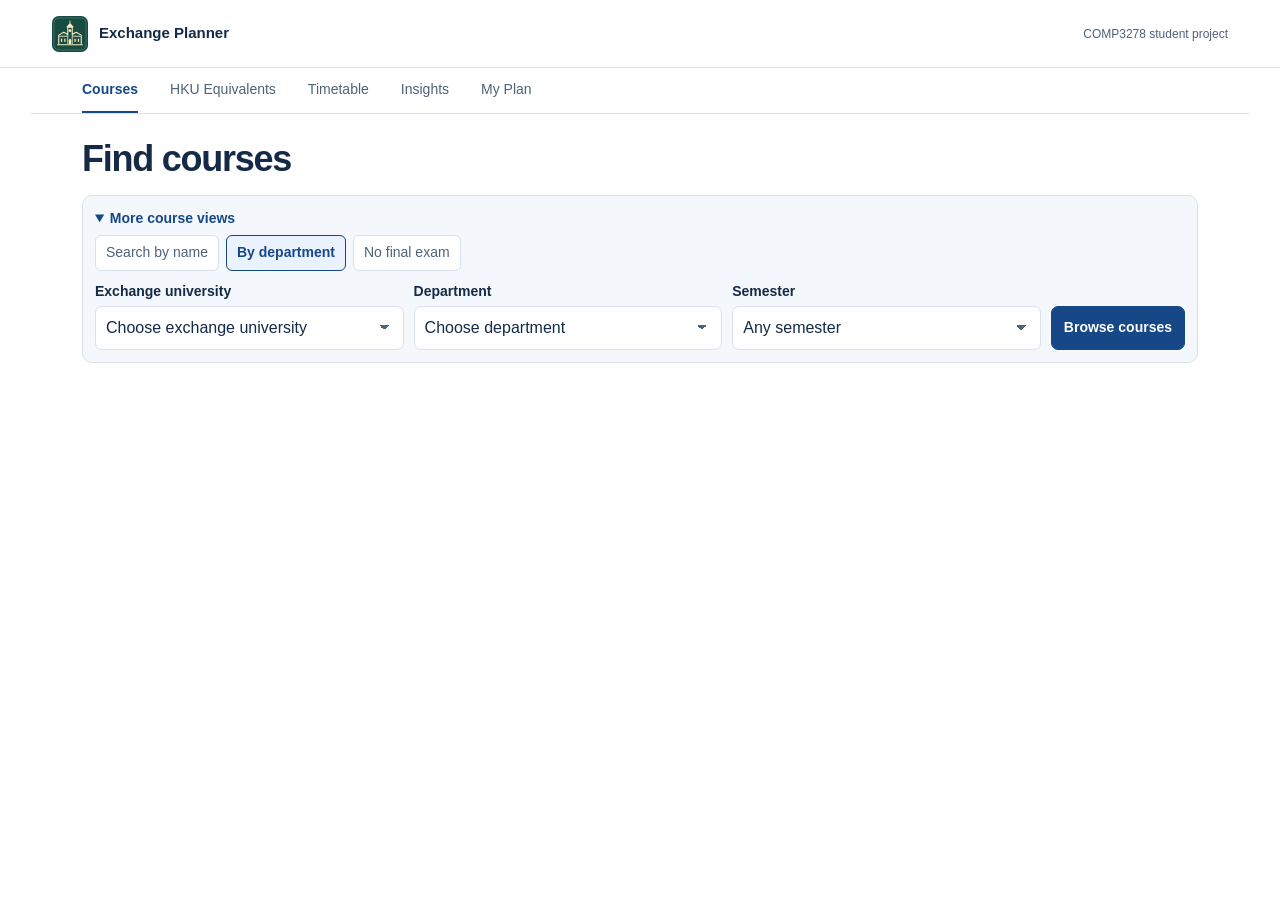
<file: docs/feature/2/index.html>
<!doctype html>
<html lang="en">
<head>
  <meta charset="utf-8">
  <meta name="viewport" content="width=device-width, initial-scale=1">
  <title>Browse by university and department · Exchange Planner</title>
  <link rel="stylesheet" href="../../static/style.css?v=75b02a69559b">
</head>
<body id="exchange-planner" class="tool-page">
<header class="identity">
  <a class="identity-link" href="../../" data-plan-link>
    <img class="campus-mark" width="40" height="40" alt=""
     src="../../static/campus/hku.svg?v=58170c6886a2"
     >
    <span>Exchange Planner</span>
  </a>
  <span class="project-label">COMP3278 student project</span>
</header>
<main>

  <div class="context" data-plan-route hidden>
    <div class="context-text">
      <span class="caption visually-hidden">Your exchange plan</span>
      <div class="context-universities">
        <span class="plan-campus"><img class="campus-mark" width="40" height="40" alt=""
     src="../../static/campus/hku.svg?v=58170c6886a2"
     > <strong>HKU</strong></span>
        <span class="subtle" aria-hidden="true">→</span>

        <span class="plan-campus">
          <img class="campus-mark" width="40" height="40" alt=""
     hidden
     data-destination-mark>
          <strong data-destination-name></strong>
        </span>
        <span class="subtle" data-semester-name></span>
      </div>
    </div>
    <a class="quiet-button" href="../../" data-plan-link>Change plan</a>
  </div>
  <nav class="workspace-nav" aria-label="Exchange tools">

    <a href="../1/" data-plan-link data-courses-entry
       aria-current="true">Courses</a>

    <a href="../5/" data-plan-link
       >HKU Equivalents</a>

    <a href="../3/" data-plan-link
       >Timetable</a>

    <a href="../10/" data-plan-link
       >Insights</a>

    <a href="../../my-plan/" data-plan-link
       >My Plan <span data-plan-count hidden></span></a>
  </nav>





<div class="course-content">
  <h1>Find courses</h1>

  <div class="course-filters">

  <details class="course-views" open><summary>More course views</summary>
  <nav class="modes" aria-label="Courses tools">

    <a href="../1/" data-plan-link
       data-courses-entry
       >Search by name</a>

    <a href="./" data-plan-link

       aria-current="page">By department</a>

    <a href="../4/" data-plan-link

       >No final exam</a>

  </nav>
  </details>





  <form class="form course-form" data-feature="2" method="get"
        action="./">


    <label>
      <span class="label">Exchange university</span>

        <select name="uni_id" required>
          <option value="">Choose exchange university</option>



          <option value="3"


            >University College London</option>



          <option value="2"


            >University of Toronto</option>

        </select>

    </label>


    <label>
      <span class="label">Department</span>

        <select name="dept_id" required>
          <option value="">Choose department</option>



          <option value="1"


            >Computer Science</option>



          <option value="3"


            >Economics</option>



          <option value="4"


            >Finance</option>



          <option value="8"


            >History</option>



          <option value="7"


            >Linguistics</option>



          <option value="9"


            >Marketing</option>



          <option value="2"


            >Mathematics</option>



          <option value="6"


            >Physics</option>



          <option value="5"


            >Psychology</option>



          <option value="10"


            >Statistics</option>

        </select>

    </label>


    <label>
      <span class="label">Semester</span>

        <select name="term">
          <option value="">Any semester</option>



          <option value="Sem 1"


            >Sem 1</option>



          <option value="Sem 2"


            >Sem 2</option>

        </select>

    </label>


    <button type="submit" class="primary-button">Browse courses</button>
  </form>


  </div>


  <div id="course-results" data-details-url=""
       data-clashes-url="../11/"
       data-reset-url="../1/" aria-live="polite"></div>
  <template id="course-result-row">
    <article class="course-row">
      <div class="course-main">
        <div class="course-title"><h2></h2><p class="course-meta"></p></div>
        <span class="exam-status"></span>
      </div>
      <div class="course-actions">
        <button type="button" class="save-course" data-save-course aria-pressed="false" hidden>Add to My Plan</button>
        <button type="button" class="row-action" data-detail="equivalent" aria-expanded="false">Check HKU equivalent</button>
        <button type="button" class="row-action" data-detail="times" aria-expanded="false">View class times</button>
      </div>
      <div class="course-details">
        <section class="course-detail" data-panel="equivalent" hidden aria-live="polite">
          <h3>HKU equivalent</h3><div class="detail-content"></div>
        </section>
        <section class="course-detail" data-panel="times" hidden aria-live="polite">
          <h3>Class times</h3><div class="detail-content"></div>
        </section>
      </div>
    </article>
  </template>



  <div id="preview-result" aria-live="polite" data-empty-message="No results match these filters."
       data-hidden-columns=""></div>




</div>

</main>

<template id="campus-marks">

  <img data-campus="2" src="../../static/campus/toronto.svg?v=8e8869192932" alt="">

  <img data-campus="3" src="../../static/campus/ucl.svg?v=b197e17c76cd" alt="">

</template>
<script id="exchange-choices" type="application/json">{"destinations": [[3, "University College London"], [2, "University of Toronto"]], "semesters": ["Sem 1", "Sem 2"]}</script>
<script id="campus-photos" type="application/json">{"2": {"alt": "Entrance to University College at the University of Toronto", "city": "Toronto, Canada", "credit": "City of Toronto", "file": "toronto.jpg", "license": "CC BY 2.0", "license_url": "https://creativecommons.org/licenses/by/2.0/", "mark": "toronto", "source": "https://commons.wikimedia.org/wiki/File:University_College_in_Toronto.jpg"}, "3": {"alt": "Columns of the University College London portico", "city": "London, United Kingdom", "credit": "Raya Sharbain", "file": "ucl.jpg", "license": "CC BY-SA 4.0", "license_url": "https://creativecommons.org/licenses/by-sa/4.0/", "mark": "ucl", "source": "https://commons.wikimedia.org/wiki/File:Portico_of_University_College_London.jpg"}}</script>
<script src="../../static/plan.js?v=439967dee5aa" defer></script>



<script src="../../static/sql-wasm.js?v=d6a9cc234ef1" defer></script>
<script src="../../static/preview.js?v=9c83424c8660" defer></script>


<script src="../../static/my-plan.js?v=4b7e3d259822" defer></script>


<script src="../../static/course-results.js?v=b2d80e3b2567" defer></script>


</body>
</html>
</file>
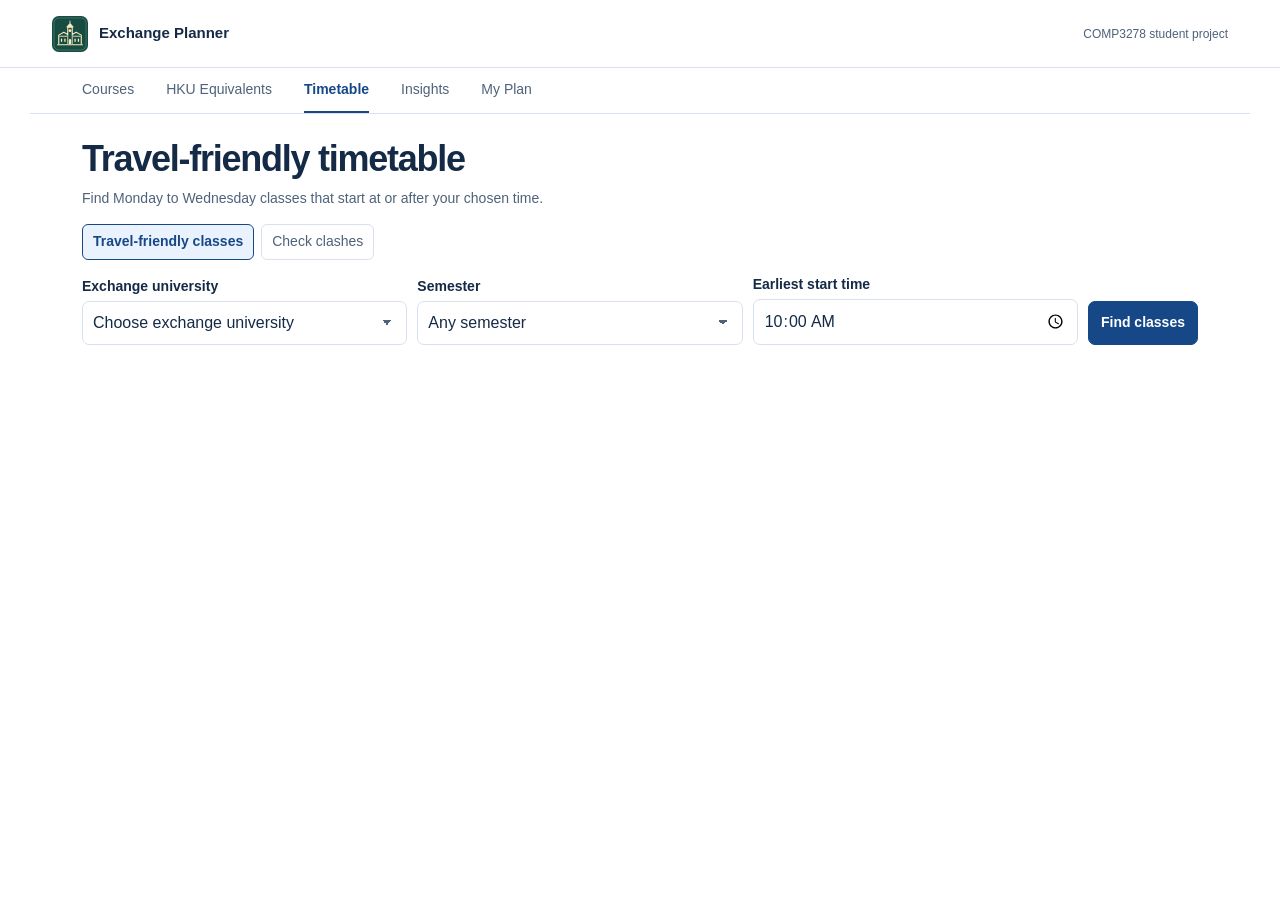
<file: docs/feature/3/index.html>
<!doctype html>
<html lang="en">
<head>
  <meta charset="utf-8">
  <meta name="viewport" content="width=device-width, initial-scale=1">
  <title>Travel-friendly timetable · Exchange Planner</title>
  <link rel="stylesheet" href="../../static/style.css?v=75b02a69559b">
</head>
<body id="exchange-planner" class="tool-page">
<header class="identity">
  <a class="identity-link" href="../../" data-plan-link>
    <img class="campus-mark" width="40" height="40" alt=""
     src="../../static/campus/hku.svg?v=58170c6886a2"
     >
    <span>Exchange Planner</span>
  </a>
  <span class="project-label">COMP3278 student project</span>
</header>
<main>

  <div class="context" data-plan-route hidden>
    <div class="context-text">
      <span class="caption visually-hidden">Your exchange plan</span>
      <div class="context-universities">
        <span class="plan-campus"><img class="campus-mark" width="40" height="40" alt=""
     src="../../static/campus/hku.svg?v=58170c6886a2"
     > <strong>HKU</strong></span>
        <span class="subtle" aria-hidden="true">→</span>

        <span class="plan-campus">
          <img class="campus-mark" width="40" height="40" alt=""
     hidden
     data-destination-mark>
          <strong data-destination-name></strong>
        </span>
        <span class="subtle" data-semester-name></span>
      </div>
    </div>
    <a class="quiet-button" href="../../" data-plan-link>Change plan</a>
  </div>
  <nav class="workspace-nav" aria-label="Exchange tools">

    <a href="../1/" data-plan-link data-courses-entry
       >Courses</a>

    <a href="../5/" data-plan-link
       >HKU Equivalents</a>

    <a href="./" data-plan-link
       aria-current="true">Timetable</a>

    <a href="../10/" data-plan-link
       >Insights</a>

    <a href="../../my-plan/" data-plan-link
       >My Plan <span data-plan-count hidden></span></a>
  </nav>





<div class="course-content">
  <h1>Travel-friendly timetable</h1>
  <p class="feature-description">Find Monday to Wednesday classes that start at or after your chosen time.</p>



  <nav class="modes" aria-label="Timetable tools">

    <a href="./" data-plan-link

       aria-current="page">Travel-friendly classes</a>

    <a href="../11/" data-plan-link

       >Check clashes</a>

  </nav>






  <form class="form" data-feature="3" method="get"
        action="./" data-run-with-plan>


    <label>
      <span class="label">Exchange university</span>

        <select name="uni_id" required>
          <option value="">Choose exchange university</option>



          <option value="3"


            >University College London</option>



          <option value="2"


            >University of Toronto</option>

        </select>

    </label>


    <label>
      <span class="label">Semester</span>

        <select name="term">
          <option value="">Any semester</option>



          <option value="Sem 1"


            >Sem 1</option>



          <option value="Sem 2"


            >Sem 2</option>

        </select>

    </label>


    <label>
      <span class="label">Earliest start time</span>


        <input type="time" name="earliest_start" value="10:00"
                required>

    </label>


    <button type="submit" class="primary-button">Find classes</button>
  </form>







  <div id="preview-result" aria-live="polite" data-empty-message="No Monday to Wednesday classes match. Try an earlier start time."
       data-hidden-columns=""></div>




</div>

</main>

<template id="campus-marks">

  <img data-campus="2" src="../../static/campus/toronto.svg?v=8e8869192932" alt="">

  <img data-campus="3" src="../../static/campus/ucl.svg?v=b197e17c76cd" alt="">

</template>
<script id="exchange-choices" type="application/json">{"destinations": [[3, "University College London"], [2, "University of Toronto"]], "semesters": ["Sem 1", "Sem 2"]}</script>
<script id="campus-photos" type="application/json">{"2": {"alt": "Entrance to University College at the University of Toronto", "city": "Toronto, Canada", "credit": "City of Toronto", "file": "toronto.jpg", "license": "CC BY 2.0", "license_url": "https://creativecommons.org/licenses/by/2.0/", "mark": "toronto", "source": "https://commons.wikimedia.org/wiki/File:University_College_in_Toronto.jpg"}, "3": {"alt": "Columns of the University College London portico", "city": "London, United Kingdom", "credit": "Raya Sharbain", "file": "ucl.jpg", "license": "CC BY-SA 4.0", "license_url": "https://creativecommons.org/licenses/by-sa/4.0/", "mark": "ucl", "source": "https://commons.wikimedia.org/wiki/File:Portico_of_University_College_London.jpg"}}</script>
<script src="../../static/plan.js?v=439967dee5aa" defer></script>


<script id="plan-catalogue-url" type="application/json">""</script>


<script src="../../static/sql-wasm.js?v=d6a9cc234ef1" defer></script>
<script src="../../static/preview.js?v=9c83424c8660" defer></script>


<script src="../../static/my-plan.js?v=4b7e3d259822" defer></script>



<script src="../../static/feature-results.js?v=d7dfadb89492" defer></script>

</body>
</html>
</file>
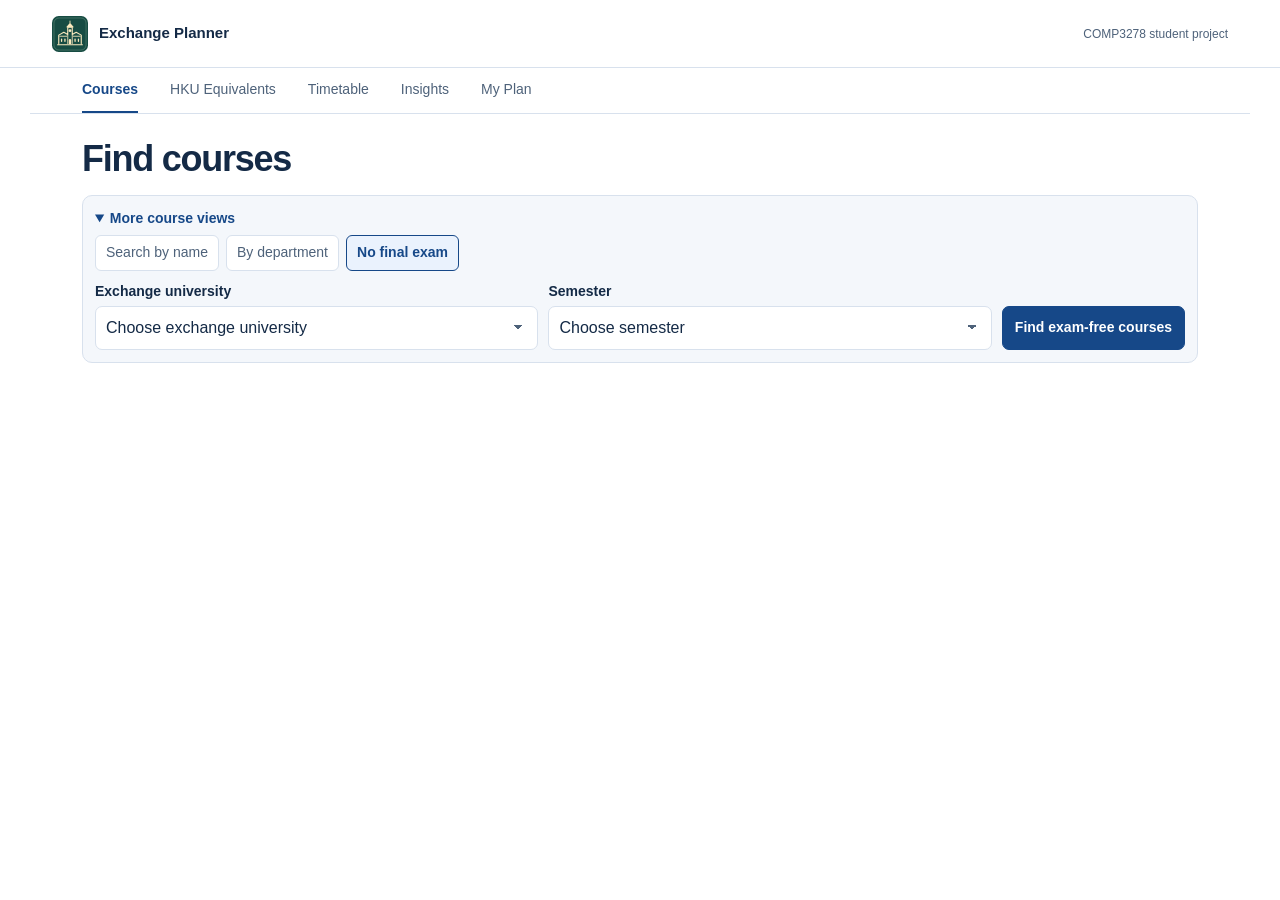
<file: docs/feature/4/index.html>
<!doctype html>
<html lang="en">
<head>
  <meta charset="utf-8">
  <meta name="viewport" content="width=device-width, initial-scale=1">
  <title>Find courses without a final exam · Exchange Planner</title>
  <link rel="stylesheet" href="../../static/style.css?v=75b02a69559b">
</head>
<body id="exchange-planner" class="tool-page">
<header class="identity">
  <a class="identity-link" href="../../" data-plan-link>
    <img class="campus-mark" width="40" height="40" alt=""
     src="../../static/campus/hku.svg?v=58170c6886a2"
     >
    <span>Exchange Planner</span>
  </a>
  <span class="project-label">COMP3278 student project</span>
</header>
<main>

  <div class="context" data-plan-route hidden>
    <div class="context-text">
      <span class="caption visually-hidden">Your exchange plan</span>
      <div class="context-universities">
        <span class="plan-campus"><img class="campus-mark" width="40" height="40" alt=""
     src="../../static/campus/hku.svg?v=58170c6886a2"
     > <strong>HKU</strong></span>
        <span class="subtle" aria-hidden="true">→</span>

        <span class="plan-campus">
          <img class="campus-mark" width="40" height="40" alt=""
     hidden
     data-destination-mark>
          <strong data-destination-name></strong>
        </span>
        <span class="subtle" data-semester-name></span>
      </div>
    </div>
    <a class="quiet-button" href="../../" data-plan-link>Change plan</a>
  </div>
  <nav class="workspace-nav" aria-label="Exchange tools">

    <a href="../1/" data-plan-link data-courses-entry
       aria-current="true">Courses</a>

    <a href="../5/" data-plan-link
       >HKU Equivalents</a>

    <a href="../3/" data-plan-link
       >Timetable</a>

    <a href="../10/" data-plan-link
       >Insights</a>

    <a href="../../my-plan/" data-plan-link
       >My Plan <span data-plan-count hidden></span></a>
  </nav>





<div class="course-content">
  <h1>Find courses</h1>

  <div class="course-filters">

  <details class="course-views" open><summary>More course views</summary>
  <nav class="modes" aria-label="Courses tools">

    <a href="../1/" data-plan-link
       data-courses-entry
       >Search by name</a>

    <a href="../2/" data-plan-link

       >By department</a>

    <a href="./" data-plan-link

       aria-current="page">No final exam</a>

  </nav>
  </details>





  <form class="form course-form" data-feature="4" method="get"
        action="./" data-run-with-plan>


    <label>
      <span class="label">Exchange university</span>

        <select name="uni_id" required>
          <option value="">Choose exchange university</option>



          <option value="3"


            >University College London</option>



          <option value="2"


            >University of Toronto</option>

        </select>

    </label>


    <label>
      <span class="label">Semester</span>

        <select name="term" required>
          <option value="">Choose semester</option>



          <option value="Sem 1"


            >Sem 1</option>



          <option value="Sem 2"


            >Sem 2</option>

        </select>

    </label>


    <button type="submit" class="primary-button">Find exam-free courses</button>
  </form>


  </div>


  <div id="course-results" data-details-url=""
       data-clashes-url="../11/"
       data-reset-url="../1/" aria-live="polite"></div>
  <template id="course-result-row">
    <article class="course-row">
      <div class="course-main">
        <div class="course-title"><h2></h2><p class="course-meta"></p></div>
        <span class="exam-status"></span>
      </div>
      <div class="course-actions">
        <button type="button" class="save-course" data-save-course aria-pressed="false" hidden>Add to My Plan</button>
        <button type="button" class="row-action" data-detail="equivalent" aria-expanded="false">Check HKU equivalent</button>
        <button type="button" class="row-action" data-detail="times" aria-expanded="false">View class times</button>
      </div>
      <div class="course-details">
        <section class="course-detail" data-panel="equivalent" hidden aria-live="polite">
          <h3>HKU equivalent</h3><div class="detail-content"></div>
        </section>
        <section class="course-detail" data-panel="times" hidden aria-live="polite">
          <h3>Class times</h3><div class="detail-content"></div>
        </section>
      </div>
    </article>
  </template>



  <div id="preview-result" aria-live="polite" data-empty-message="No results match these filters."
       data-hidden-columns=""></div>




</div>

</main>

<template id="campus-marks">

  <img data-campus="2" src="../../static/campus/toronto.svg?v=8e8869192932" alt="">

  <img data-campus="3" src="../../static/campus/ucl.svg?v=b197e17c76cd" alt="">

</template>
<script id="exchange-choices" type="application/json">{"destinations": [[3, "University College London"], [2, "University of Toronto"]], "semesters": ["Sem 1", "Sem 2"]}</script>
<script id="campus-photos" type="application/json">{"2": {"alt": "Entrance to University College at the University of Toronto", "city": "Toronto, Canada", "credit": "City of Toronto", "file": "toronto.jpg", "license": "CC BY 2.0", "license_url": "https://creativecommons.org/licenses/by/2.0/", "mark": "toronto", "source": "https://commons.wikimedia.org/wiki/File:University_College_in_Toronto.jpg"}, "3": {"alt": "Columns of the University College London portico", "city": "London, United Kingdom", "credit": "Raya Sharbain", "file": "ucl.jpg", "license": "CC BY-SA 4.0", "license_url": "https://creativecommons.org/licenses/by-sa/4.0/", "mark": "ucl", "source": "https://commons.wikimedia.org/wiki/File:Portico_of_University_College_London.jpg"}}</script>
<script src="../../static/plan.js?v=439967dee5aa" defer></script>



<script src="../../static/sql-wasm.js?v=d6a9cc234ef1" defer></script>
<script src="../../static/preview.js?v=9c83424c8660" defer></script>


<script src="../../static/my-plan.js?v=4b7e3d259822" defer></script>


<script src="../../static/course-results.js?v=b2d80e3b2567" defer></script>


</body>
</html>
</file>
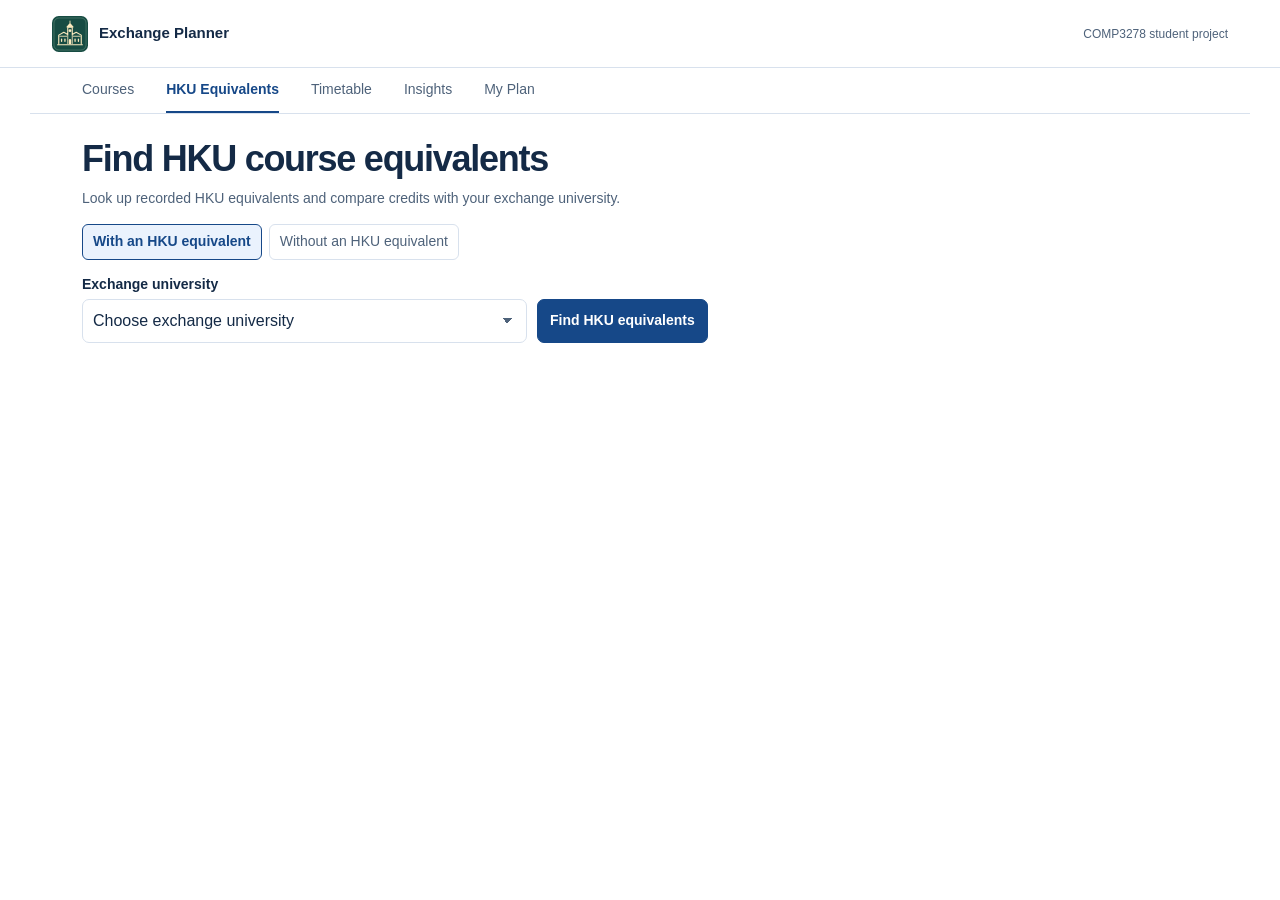
<file: docs/feature/5/index.html>
<!doctype html>
<html lang="en">
<head>
  <meta charset="utf-8">
  <meta name="viewport" content="width=device-width, initial-scale=1">
  <title>Find HKU course equivalents · Exchange Planner</title>
  <link rel="stylesheet" href="../../static/style.css?v=75b02a69559b">
</head>
<body id="exchange-planner" class="tool-page">
<header class="identity">
  <a class="identity-link" href="../../" data-plan-link>
    <img class="campus-mark" width="40" height="40" alt=""
     src="../../static/campus/hku.svg?v=58170c6886a2"
     >
    <span>Exchange Planner</span>
  </a>
  <span class="project-label">COMP3278 student project</span>
</header>
<main>

  <div class="context" data-plan-route hidden>
    <div class="context-text">
      <span class="caption visually-hidden">Your exchange plan</span>
      <div class="context-universities">
        <span class="plan-campus"><img class="campus-mark" width="40" height="40" alt=""
     src="../../static/campus/hku.svg?v=58170c6886a2"
     > <strong>HKU</strong></span>
        <span class="subtle" aria-hidden="true">→</span>

        <span class="plan-campus">
          <img class="campus-mark" width="40" height="40" alt=""
     hidden
     data-destination-mark>
          <strong data-destination-name></strong>
        </span>
        <span class="subtle" data-semester-name></span>
      </div>
    </div>
    <a class="quiet-button" href="../../" data-plan-link>Change plan</a>
  </div>
  <nav class="workspace-nav" aria-label="Exchange tools">

    <a href="../1/" data-plan-link data-courses-entry
       >Courses</a>

    <a href="./" data-plan-link
       aria-current="true">HKU Equivalents</a>

    <a href="../3/" data-plan-link
       >Timetable</a>

    <a href="../10/" data-plan-link
       >Insights</a>

    <a href="../../my-plan/" data-plan-link
       >My Plan <span data-plan-count hidden></span></a>
  </nav>





<div class="course-content">
  <h1>Find HKU course equivalents</h1>
  <p class="feature-description">Look up recorded HKU equivalents and compare credits with your exchange university.</p>



  <nav class="modes" aria-label="HKU Equivalents tools">

    <a href="./" data-plan-link

       aria-current="page">With an HKU equivalent</a>

    <a href="../9/" data-plan-link

       >Without an HKU equivalent</a>

  </nav>






  <form class="form" data-feature="5" method="get"
        action="./" data-run-with-plan>


    <label>
      <span class="label">Exchange university</span>

        <select name="uni_id" required>
          <option value="">Choose exchange university</option>



          <option value="3"


            >University College London</option>



          <option value="2"


            >University of Toronto</option>

        </select>

    </label>


    <button type="submit" class="primary-button">Find HKU equivalents</button>
  </form>







  <div id="preview-result" aria-live="polite" data-empty-message="No results match these filters."
       data-hidden-columns=""></div>




</div>

</main>

<template id="campus-marks">

  <img data-campus="2" src="../../static/campus/toronto.svg?v=8e8869192932" alt="">

  <img data-campus="3" src="../../static/campus/ucl.svg?v=b197e17c76cd" alt="">

</template>
<script id="exchange-choices" type="application/json">{"destinations": [[3, "University College London"], [2, "University of Toronto"]], "semesters": ["Sem 1", "Sem 2"]}</script>
<script id="campus-photos" type="application/json">{"2": {"alt": "Entrance to University College at the University of Toronto", "city": "Toronto, Canada", "credit": "City of Toronto", "file": "toronto.jpg", "license": "CC BY 2.0", "license_url": "https://creativecommons.org/licenses/by/2.0/", "mark": "toronto", "source": "https://commons.wikimedia.org/wiki/File:University_College_in_Toronto.jpg"}, "3": {"alt": "Columns of the University College London portico", "city": "London, United Kingdom", "credit": "Raya Sharbain", "file": "ucl.jpg", "license": "CC BY-SA 4.0", "license_url": "https://creativecommons.org/licenses/by-sa/4.0/", "mark": "ucl", "source": "https://commons.wikimedia.org/wiki/File:Portico_of_University_College_London.jpg"}}</script>
<script src="../../static/plan.js?v=439967dee5aa" defer></script>



<script src="../../static/sql-wasm.js?v=d6a9cc234ef1" defer></script>
<script src="../../static/preview.js?v=9c83424c8660" defer></script>


<script src="../../static/my-plan.js?v=4b7e3d259822" defer></script>



<script src="../../static/feature-results.js?v=d7dfadb89492" defer></script>

</body>
</html>
</file>
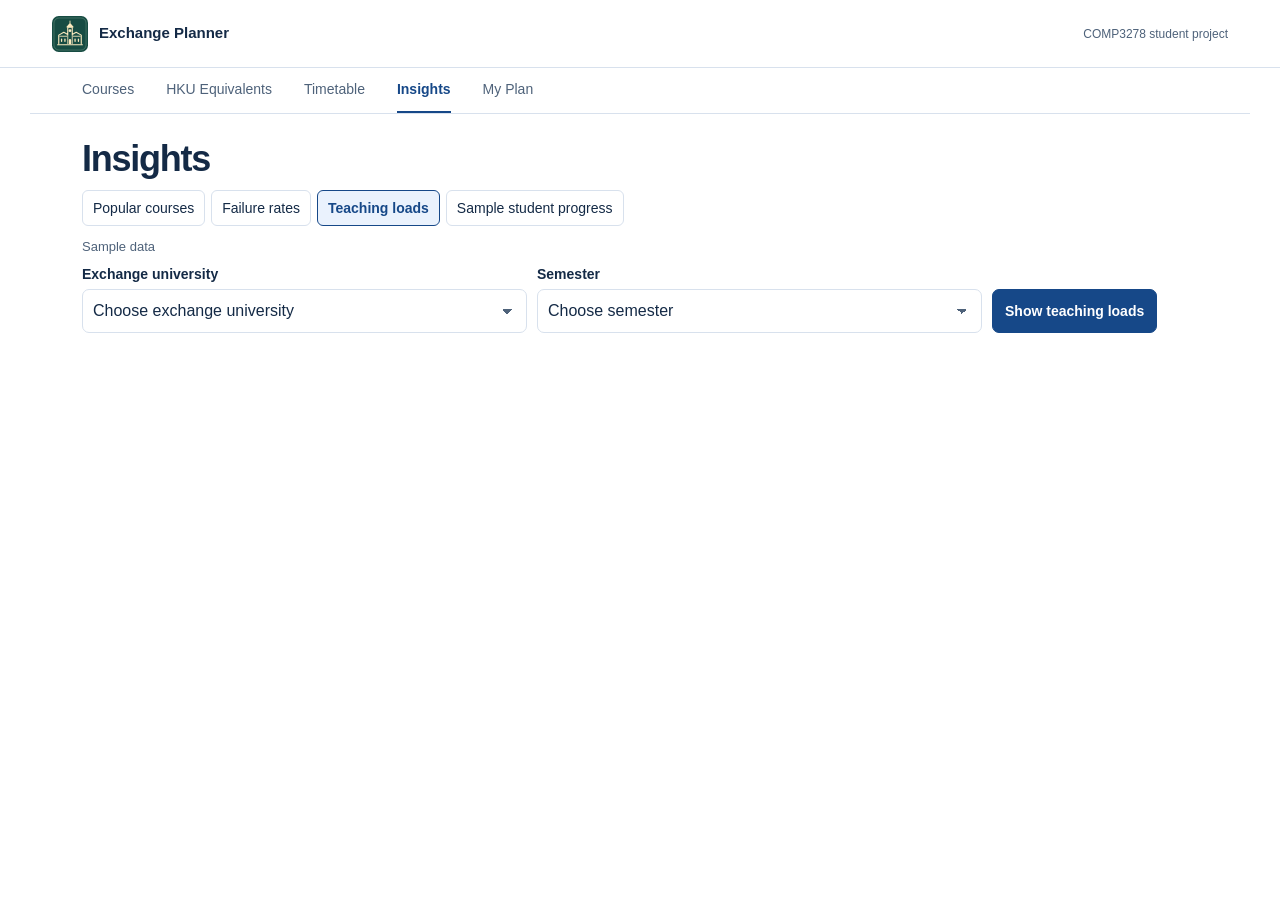
<file: docs/feature/6/index.html>
<!doctype html>
<html lang="en">
<head>
  <meta charset="utf-8">
  <meta name="viewport" content="width=device-width, initial-scale=1">
  <title>Compare teaching loads · Exchange Planner</title>
  <link rel="stylesheet" href="../../static/style.css?v=75b02a69559b">
</head>
<body id="exchange-planner" class="tool-page">
<header class="identity">
  <a class="identity-link" href="../../" data-plan-link>
    <img class="campus-mark" width="40" height="40" alt=""
     src="../../static/campus/hku.svg?v=58170c6886a2"
     >
    <span>Exchange Planner</span>
  </a>
  <span class="project-label">COMP3278 student project</span>
</header>
<main>

  <div class="context" data-plan-route hidden>
    <div class="context-text">
      <span class="caption visually-hidden">Your exchange plan</span>
      <div class="context-universities">
        <span class="plan-campus"><img class="campus-mark" width="40" height="40" alt=""
     src="../../static/campus/hku.svg?v=58170c6886a2"
     > <strong>HKU</strong></span>
        <span class="subtle" aria-hidden="true">→</span>

        <span class="plan-campus">
          <img class="campus-mark" width="40" height="40" alt=""
     hidden
     data-destination-mark>
          <strong data-destination-name></strong>
        </span>
        <span class="subtle" data-semester-name></span>
      </div>
    </div>
    <a class="quiet-button" href="../../" data-plan-link>Change plan</a>
  </div>
  <nav class="workspace-nav" aria-label="Exchange tools">

    <a href="../1/" data-plan-link data-courses-entry
       >Courses</a>

    <a href="../5/" data-plan-link
       >HKU Equivalents</a>

    <a href="../3/" data-plan-link
       >Timetable</a>

    <a href="../10/" data-plan-link
       aria-current="true">Insights</a>

    <a href="../../my-plan/" data-plan-link
       >My Plan <span data-plan-count hidden></span></a>
  </nav>





<div class="course-content insight-content">
  <h1>Insights</h1>
  <nav class="insight-tools" aria-label="Insights tools">

    <a href="../10/" data-plan-link
       >
      Popular courses
    </a>

    <a href="../8/" data-plan-link
       >
      Failure rates
    </a>

    <a href="./" data-plan-link
       aria-current="page">
      Teaching loads
    </a>

    <a href="../7/" data-plan-link
       >
      Sample student progress
    </a>

  </nav>
  <section class="insight-panel" aria-labelledby="insight-title">
    <h2 id="insight-title" class="visually-hidden">Compare teaching loads</h2>
    <p class="sample-scope">Sample data</p>




  <form class="form" data-feature="6" method="get"
        action="./" data-run-with-plan>


    <label>
      <span class="label">Exchange university</span>

        <select name="uni_id" required>
          <option value="">Choose exchange university</option>



          <option value="3"


            >University College London</option>



          <option value="2"


            >University of Toronto</option>

        </select>

    </label>


    <label>
      <span class="label">Semester</span>

        <select name="term" required>
          <option value="">Choose semester</option>



          <option value="Sem 1"


            >Sem 1</option>



          <option value="Sem 2"


            >Sem 2</option>

        </select>

    </label>


    <button type="submit" class="primary-button">Show teaching loads</button>
  </form>







  <div id="preview-result" aria-live="polite" data-empty-message="No results match these filters."
       data-hidden-columns="courseID,studentID,teacherID"></div>



  </section>
</div>

</main>

<template id="campus-marks">

  <img data-campus="2" src="../../static/campus/toronto.svg?v=8e8869192932" alt="">

  <img data-campus="3" src="../../static/campus/ucl.svg?v=b197e17c76cd" alt="">

</template>
<script id="exchange-choices" type="application/json">{"destinations": [[3, "University College London"], [2, "University of Toronto"]], "semesters": ["Sem 1", "Sem 2"]}</script>
<script id="campus-photos" type="application/json">{"2": {"alt": "Entrance to University College at the University of Toronto", "city": "Toronto, Canada", "credit": "City of Toronto", "file": "toronto.jpg", "license": "CC BY 2.0", "license_url": "https://creativecommons.org/licenses/by/2.0/", "mark": "toronto", "source": "https://commons.wikimedia.org/wiki/File:University_College_in_Toronto.jpg"}, "3": {"alt": "Columns of the University College London portico", "city": "London, United Kingdom", "credit": "Raya Sharbain", "file": "ucl.jpg", "license": "CC BY-SA 4.0", "license_url": "https://creativecommons.org/licenses/by-sa/4.0/", "mark": "ucl", "source": "https://commons.wikimedia.org/wiki/File:Portico_of_University_College_London.jpg"}}</script>
<script src="../../static/plan.js?v=439967dee5aa" defer></script>



<script src="../../static/sql-wasm.js?v=d6a9cc234ef1" defer></script>
<script src="../../static/preview.js?v=9c83424c8660" defer></script>


<script src="../../static/my-plan.js?v=4b7e3d259822" defer></script>



<script src="../../static/feature-results.js?v=d7dfadb89492" defer></script>

</body>
</html>
</file>
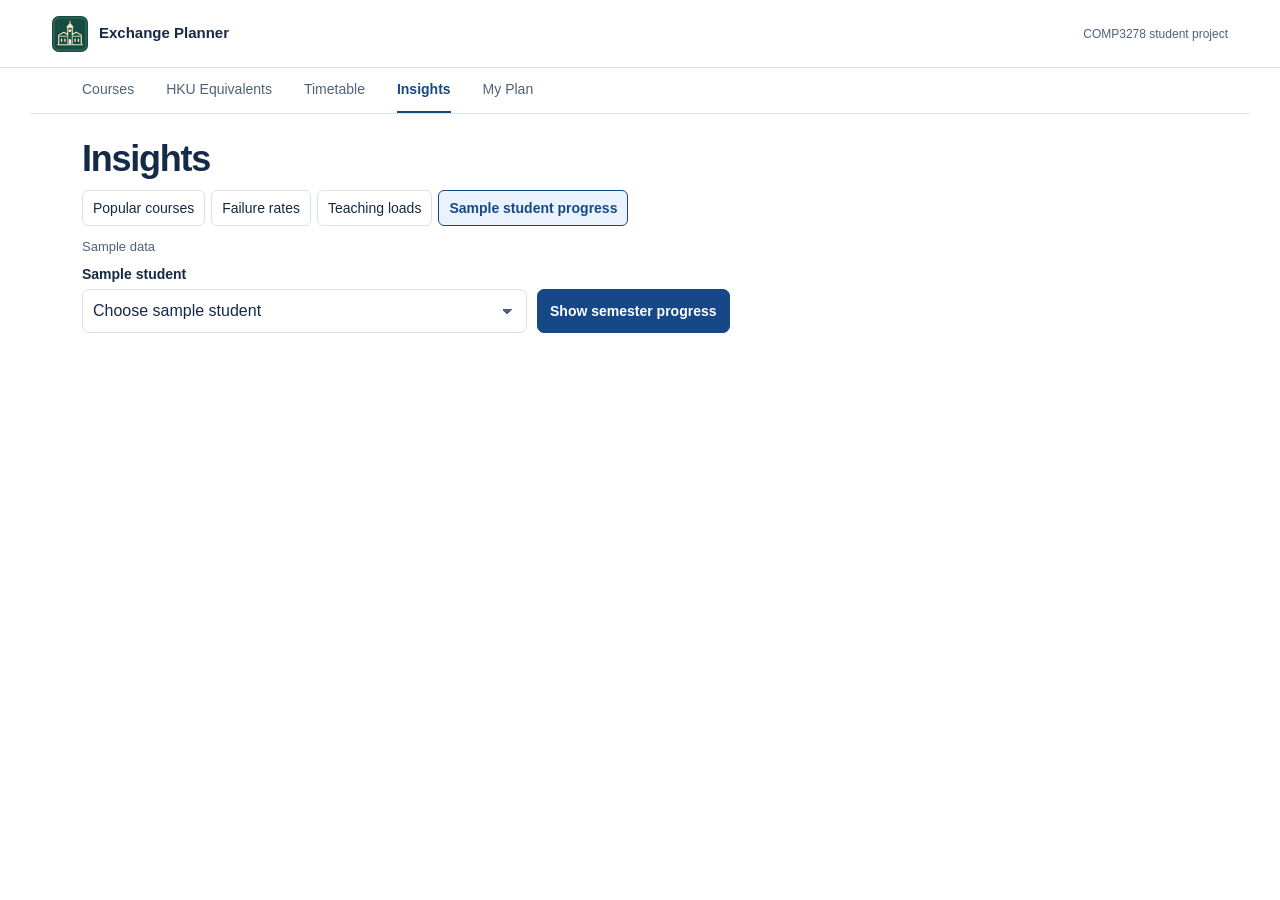
<file: docs/feature/7/index.html>
<!doctype html>
<html lang="en">
<head>
  <meta charset="utf-8">
  <meta name="viewport" content="width=device-width, initial-scale=1">
  <title>Check student progress · Exchange Planner</title>
  <link rel="stylesheet" href="../../static/style.css?v=75b02a69559b">
</head>
<body id="exchange-planner" class="tool-page">
<header class="identity">
  <a class="identity-link" href="../../" data-plan-link>
    <img class="campus-mark" width="40" height="40" alt=""
     src="../../static/campus/hku.svg?v=58170c6886a2"
     >
    <span>Exchange Planner</span>
  </a>
  <span class="project-label">COMP3278 student project</span>
</header>
<main>

  <div class="context" data-plan-route hidden>
    <div class="context-text">
      <span class="caption visually-hidden">Your exchange plan</span>
      <div class="context-universities">
        <span class="plan-campus"><img class="campus-mark" width="40" height="40" alt=""
     src="../../static/campus/hku.svg?v=58170c6886a2"
     > <strong>HKU</strong></span>
        <span class="subtle" aria-hidden="true">→</span>

        <span class="plan-campus">
          <img class="campus-mark" width="40" height="40" alt=""
     hidden
     data-destination-mark>
          <strong data-destination-name></strong>
        </span>
        <span class="subtle" data-semester-name></span>
      </div>
    </div>
    <a class="quiet-button" href="../../" data-plan-link>Change plan</a>
  </div>
  <nav class="workspace-nav" aria-label="Exchange tools">

    <a href="../1/" data-plan-link data-courses-entry
       >Courses</a>

    <a href="../5/" data-plan-link
       >HKU Equivalents</a>

    <a href="../3/" data-plan-link
       >Timetable</a>

    <a href="../10/" data-plan-link
       aria-current="true">Insights</a>

    <a href="../../my-plan/" data-plan-link
       >My Plan <span data-plan-count hidden></span></a>
  </nav>





<div class="course-content insight-content">
  <h1>Insights</h1>
  <nav class="insight-tools" aria-label="Insights tools">

    <a href="../10/" data-plan-link
       >
      Popular courses
    </a>

    <a href="../8/" data-plan-link
       >
      Failure rates
    </a>

    <a href="../6/" data-plan-link
       >
      Teaching loads
    </a>

    <a href="./" data-plan-link
       aria-current="page">
      Sample student progress
    </a>

  </nav>
  <section class="insight-panel" aria-labelledby="insight-title">
    <h2 id="insight-title" class="visually-hidden">Check student progress</h2>
    <p class="sample-scope">Sample data</p>




  <form class="form" data-feature="7" method="get"
        action="./" data-run-with-plan>


    <label>
      <span class="label">Sample student</span>

        <select name="student_id" required>
          <option value="">Choose sample student</option>



          <option value="1"
            data-destination="3"

            >Sample Student 01</option>



          <option value="2"
            data-destination="2"

            >Sample Student 02</option>



          <option value="3"
            data-destination="2"

            >Sample Student 03</option>



          <option value="4"
            data-destination="3"

            >Sample Student 04</option>



          <option value="5"
            data-destination="3"

            >Sample Student 05</option>



          <option value="6"
            data-destination="3"

            >Sample Student 06</option>



          <option value="7"
            data-destination="2"

            >Sample Student 07</option>



          <option value="8"
            data-destination="3"

            >Sample Student 08</option>



          <option value="9"
            data-destination="2"

            >Sample Student 09</option>



          <option value="10"
            data-destination="2"

            >Sample Student 10</option>



          <option value="11"
            data-destination="2"

            >Sample Student 11</option>



          <option value="12"
            data-destination="2"

            >Sample Student 12</option>



          <option value="13"
            data-destination="3"

            >Sample Student 13</option>



          <option value="14"
            data-destination="2"

            >Sample Student 14</option>



          <option value="15"
            data-destination="3"

            >Sample Student 15</option>



          <option value="16"
            data-destination="3"

            >Sample Student 16</option>



          <option value="17"
            data-destination="2"

            >Sample Student 17</option>



          <option value="18"
            data-destination="3"

            >Sample Student 18</option>



          <option value="19"
            data-destination="2"

            >Sample Student 19</option>



          <option value="20"
            data-destination="2"

            >Sample Student 20</option>



          <option value="21"
            data-destination="2"

            >Sample Student 21</option>



          <option value="22"
            data-destination="2"

            >Sample Student 22</option>



          <option value="23"
            data-destination="2"

            >Sample Student 23</option>



          <option value="24"
            data-destination="3"

            >Sample Student 24</option>



          <option value="25"
            data-destination="2"

            >Sample Student 25</option>



          <option value="26"
            data-destination="2"

            >Sample Student 26</option>



          <option value="27"
            data-destination="3"

            >Sample Student 27</option>



          <option value="28"
            data-destination="2"

            >Sample Student 28</option>



          <option value="29"
            data-destination="2"

            >Sample Student 29</option>



          <option value="30"
            data-destination="3"

            >Sample Student 30</option>



          <option value="31"
            data-destination="3"

            >Sample Student 31</option>



          <option value="32"
            data-destination="2"

            >Sample Student 32</option>



          <option value="33"
            data-destination="3"

            >Sample Student 33</option>



          <option value="34"
            data-destination="3"

            >Sample Student 34</option>



          <option value="35"
            data-destination="2"

            >Sample Student 35</option>



          <option value="36"
            data-destination="3"

            >Sample Student 36</option>



          <option value="37"
            data-destination="2"

            >Sample Student 37</option>



          <option value="38"
            data-destination="2"

            >Sample Student 38</option>



          <option value="39"
            data-destination="2"

            >Sample Student 39</option>



          <option value="40"
            data-destination="3"

            >Sample Student 40</option>



          <option value="41"
            data-destination="3"

            >Sample Student 41</option>



          <option value="42"
            data-destination="2"

            >Sample Student 42</option>



          <option value="43"
            data-destination="3"

            >Sample Student 43</option>



          <option value="44"
            data-destination="2"

            >Sample Student 44</option>



          <option value="45"
            data-destination="3"

            >Sample Student 45</option>



          <option value="46"
            data-destination="3"

            >Sample Student 46</option>



          <option value="47"
            data-destination="3"

            >Sample Student 47</option>



          <option value="48"
            data-destination="3"

            >Sample Student 48</option>



          <option value="49"
            data-destination="2"

            >Sample Student 49</option>



          <option value="50"
            data-destination="2"

            >Sample Student 50</option>



          <option value="51"
            data-destination="2"

            >Sample Student 51</option>



          <option value="52"
            data-destination="3"

            >Sample Student 52</option>



          <option value="53"
            data-destination="3"

            >Sample Student 53</option>



          <option value="54"
            data-destination="2"

            >Sample Student 54</option>



          <option value="55"
            data-destination="3"

            >Sample Student 55</option>



          <option value="56"
            data-destination="3"

            >Sample Student 56</option>



          <option value="57"
            data-destination="3"

            >Sample Student 57</option>



          <option value="58"
            data-destination="2"

            >Sample Student 58</option>



          <option value="59"
            data-destination="2"

            >Sample Student 59</option>



          <option value="60"
            data-destination="3"

            >Sample Student 60</option>



          <option value="61"
            data-destination="3"

            >Sample Student 61</option>



          <option value="62"
            data-destination="2"

            >Sample Student 62</option>



          <option value="63"
            data-destination="3"

            >Sample Student 63</option>



          <option value="64"
            data-destination="3"

            >Sample Student 64</option>



          <option value="65"
            data-destination="3"

            >Sample Student 65</option>



          <option value="66"
            data-destination="3"

            >Sample Student 66</option>



          <option value="67"
            data-destination="2"

            >Sample Student 67</option>



          <option value="68"
            data-destination="3"

            >Sample Student 68</option>



          <option value="69"
            data-destination="3"

            >Sample Student 69</option>



          <option value="70"
            data-destination="3"

            >Sample Student 70</option>



          <option value="71"
            data-destination="2"

            >Sample Student 71</option>



          <option value="72"
            data-destination="3"

            >Sample Student 72</option>



          <option value="73"
            data-destination="2"

            >Sample Student 73</option>



          <option value="74"
            data-destination="2"

            >Sample Student 74</option>



          <option value="75"
            data-destination="2"

            >Sample Student 75</option>



          <option value="76"
            data-destination="2"

            >Sample Student 76</option>



          <option value="77"
            data-destination="3"

            >Sample Student 77</option>



          <option value="78"
            data-destination="2"

            >Sample Student 78</option>



          <option value="79"
            data-destination="2"

            >Sample Student 79</option>



          <option value="80"
            data-destination="3"

            >Sample Student 80</option>

        </select>

    </label>


    <button type="submit" class="primary-button">Show semester progress</button>
  </form>







  <div id="preview-result" aria-live="polite" data-empty-message="No results match these filters."
       data-hidden-columns="courseID,studentID,teacherID"></div>



  </section>
</div>

</main>

<template id="campus-marks">

  <img data-campus="2" src="../../static/campus/toronto.svg?v=8e8869192932" alt="">

  <img data-campus="3" src="../../static/campus/ucl.svg?v=b197e17c76cd" alt="">

</template>
<script id="exchange-choices" type="application/json">{"destinations": [[3, "University College London"], [2, "University of Toronto"]], "semesters": ["Sem 1", "Sem 2"]}</script>
<script id="campus-photos" type="application/json">{"2": {"alt": "Entrance to University College at the University of Toronto", "city": "Toronto, Canada", "credit": "City of Toronto", "file": "toronto.jpg", "license": "CC BY 2.0", "license_url": "https://creativecommons.org/licenses/by/2.0/", "mark": "toronto", "source": "https://commons.wikimedia.org/wiki/File:University_College_in_Toronto.jpg"}, "3": {"alt": "Columns of the University College London portico", "city": "London, United Kingdom", "credit": "Raya Sharbain", "file": "ucl.jpg", "license": "CC BY-SA 4.0", "license_url": "https://creativecommons.org/licenses/by-sa/4.0/", "mark": "ucl", "source": "https://commons.wikimedia.org/wiki/File:Portico_of_University_College_London.jpg"}}</script>
<script src="../../static/plan.js?v=439967dee5aa" defer></script>



<script src="../../static/sql-wasm.js?v=d6a9cc234ef1" defer></script>
<script src="../../static/preview.js?v=9c83424c8660" defer></script>


<script src="../../static/my-plan.js?v=4b7e3d259822" defer></script>



<script src="../../static/feature-results.js?v=d7dfadb89492" defer></script>

</body>
</html>
</file>
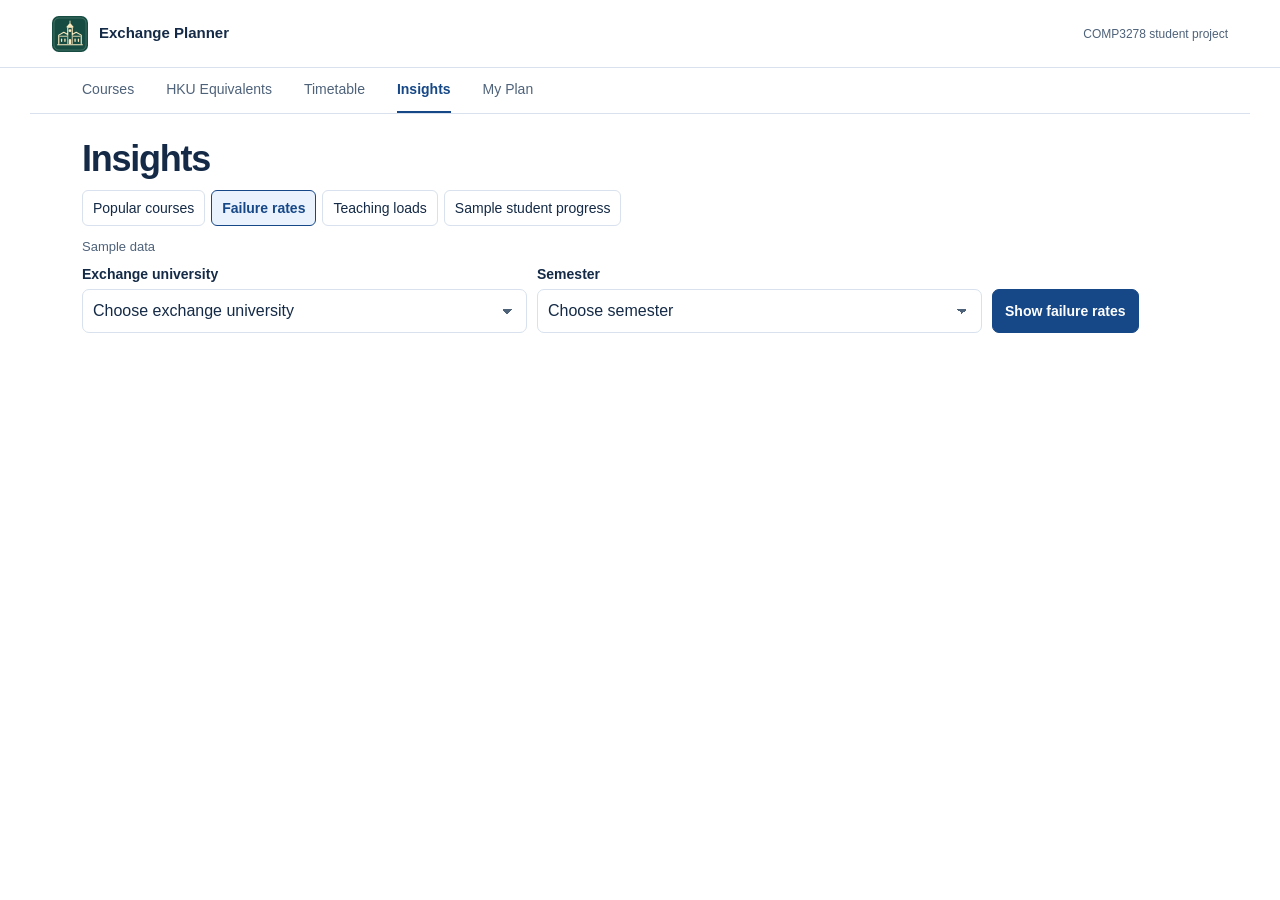
<file: docs/feature/8/index.html>
<!doctype html>
<html lang="en">
<head>
  <meta charset="utf-8">
  <meta name="viewport" content="width=device-width, initial-scale=1">
  <title>Compare course failure rates · Exchange Planner</title>
  <link rel="stylesheet" href="../../static/style.css?v=75b02a69559b">
</head>
<body id="exchange-planner" class="tool-page">
<header class="identity">
  <a class="identity-link" href="../../" data-plan-link>
    <img class="campus-mark" width="40" height="40" alt=""
     src="../../static/campus/hku.svg?v=58170c6886a2"
     >
    <span>Exchange Planner</span>
  </a>
  <span class="project-label">COMP3278 student project</span>
</header>
<main>

  <div class="context" data-plan-route hidden>
    <div class="context-text">
      <span class="caption visually-hidden">Your exchange plan</span>
      <div class="context-universities">
        <span class="plan-campus"><img class="campus-mark" width="40" height="40" alt=""
     src="../../static/campus/hku.svg?v=58170c6886a2"
     > <strong>HKU</strong></span>
        <span class="subtle" aria-hidden="true">→</span>

        <span class="plan-campus">
          <img class="campus-mark" width="40" height="40" alt=""
     hidden
     data-destination-mark>
          <strong data-destination-name></strong>
        </span>
        <span class="subtle" data-semester-name></span>
      </div>
    </div>
    <a class="quiet-button" href="../../" data-plan-link>Change plan</a>
  </div>
  <nav class="workspace-nav" aria-label="Exchange tools">

    <a href="../1/" data-plan-link data-courses-entry
       >Courses</a>

    <a href="../5/" data-plan-link
       >HKU Equivalents</a>

    <a href="../3/" data-plan-link
       >Timetable</a>

    <a href="../10/" data-plan-link
       aria-current="true">Insights</a>

    <a href="../../my-plan/" data-plan-link
       >My Plan <span data-plan-count hidden></span></a>
  </nav>





<div class="course-content insight-content">
  <h1>Insights</h1>
  <nav class="insight-tools" aria-label="Insights tools">

    <a href="../10/" data-plan-link
       >
      Popular courses
    </a>

    <a href="./" data-plan-link
       aria-current="page">
      Failure rates
    </a>

    <a href="../6/" data-plan-link
       >
      Teaching loads
    </a>

    <a href="../7/" data-plan-link
       >
      Sample student progress
    </a>

  </nav>
  <section class="insight-panel" aria-labelledby="insight-title">
    <h2 id="insight-title" class="visually-hidden">Compare course failure rates</h2>
    <p class="sample-scope">Sample data</p>




  <form class="form" data-feature="8" method="get"
        action="./" data-run-with-plan>


    <label>
      <span class="label">Exchange university</span>

        <select name="uni_id" required>
          <option value="">Choose exchange university</option>



          <option value="3"


            >University College London</option>



          <option value="2"


            >University of Toronto</option>

        </select>

    </label>


    <label>
      <span class="label">Semester</span>

        <select name="term" required>
          <option value="">Choose semester</option>



          <option value="Sem 1"


            >Sem 1</option>



          <option value="Sem 2"


            >Sem 2</option>

        </select>

    </label>


    <button type="submit" class="primary-button">Show failure rates</button>
  </form>







  <div id="preview-result" aria-live="polite" data-empty-message="No results match these filters."
       data-hidden-columns="courseID,studentID,teacherID"></div>



  </section>
</div>

</main>

<template id="campus-marks">

  <img data-campus="2" src="../../static/campus/toronto.svg?v=8e8869192932" alt="">

  <img data-campus="3" src="../../static/campus/ucl.svg?v=b197e17c76cd" alt="">

</template>
<script id="exchange-choices" type="application/json">{"destinations": [[3, "University College London"], [2, "University of Toronto"]], "semesters": ["Sem 1", "Sem 2"]}</script>
<script id="campus-photos" type="application/json">{"2": {"alt": "Entrance to University College at the University of Toronto", "city": "Toronto, Canada", "credit": "City of Toronto", "file": "toronto.jpg", "license": "CC BY 2.0", "license_url": "https://creativecommons.org/licenses/by/2.0/", "mark": "toronto", "source": "https://commons.wikimedia.org/wiki/File:University_College_in_Toronto.jpg"}, "3": {"alt": "Columns of the University College London portico", "city": "London, United Kingdom", "credit": "Raya Sharbain", "file": "ucl.jpg", "license": "CC BY-SA 4.0", "license_url": "https://creativecommons.org/licenses/by-sa/4.0/", "mark": "ucl", "source": "https://commons.wikimedia.org/wiki/File:Portico_of_University_College_London.jpg"}}</script>
<script src="../../static/plan.js?v=439967dee5aa" defer></script>



<script src="../../static/sql-wasm.js?v=d6a9cc234ef1" defer></script>
<script src="../../static/preview.js?v=9c83424c8660" defer></script>


<script src="../../static/my-plan.js?v=4b7e3d259822" defer></script>



<script src="../../static/feature-results.js?v=d7dfadb89492" defer></script>

</body>
</html>
</file>
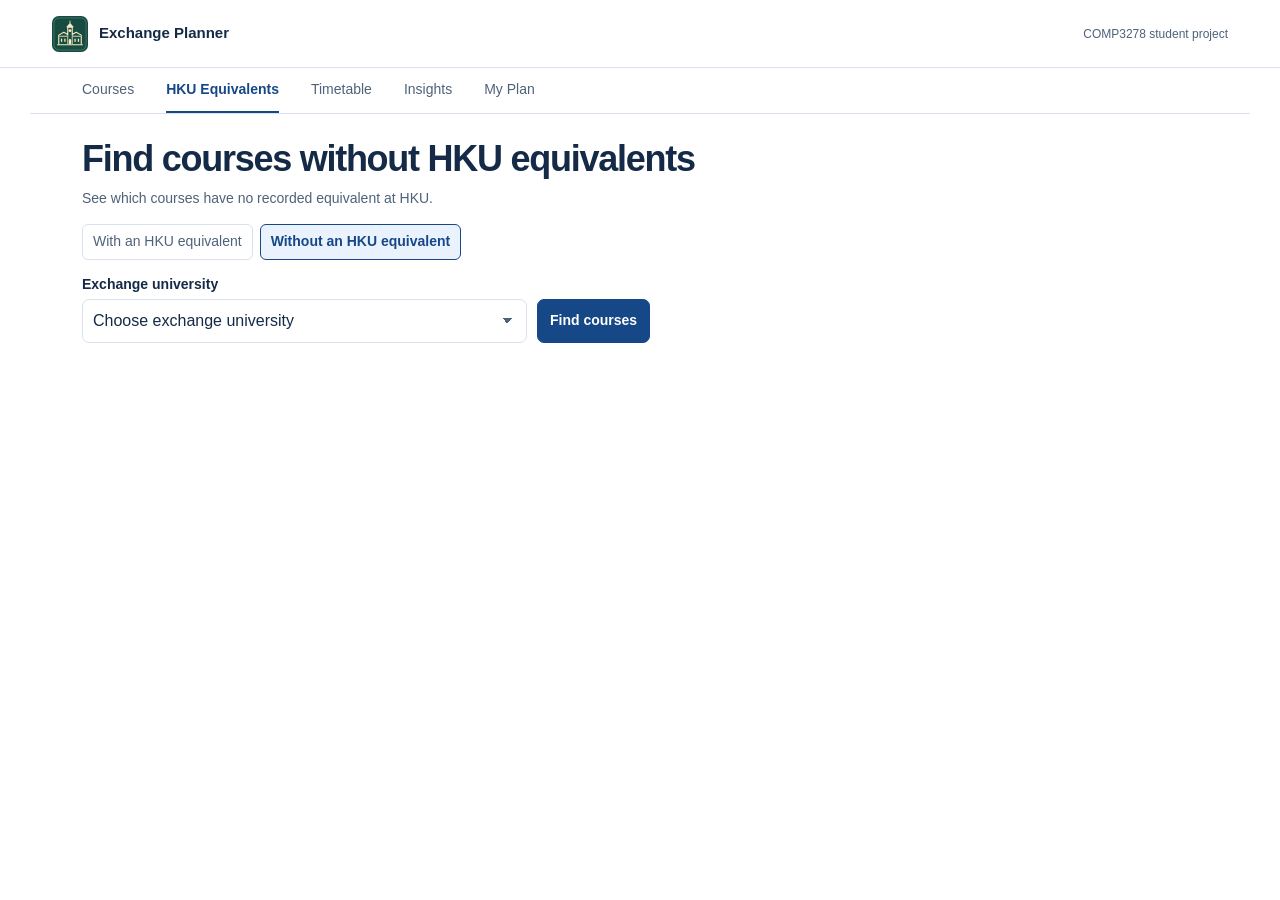
<file: docs/feature/9/index.html>
<!doctype html>
<html lang="en">
<head>
  <meta charset="utf-8">
  <meta name="viewport" content="width=device-width, initial-scale=1">
  <title>Find courses without HKU equivalents · Exchange Planner</title>
  <link rel="stylesheet" href="../../static/style.css?v=75b02a69559b">
</head>
<body id="exchange-planner" class="tool-page">
<header class="identity">
  <a class="identity-link" href="../../" data-plan-link>
    <img class="campus-mark" width="40" height="40" alt=""
     src="../../static/campus/hku.svg?v=58170c6886a2"
     >
    <span>Exchange Planner</span>
  </a>
  <span class="project-label">COMP3278 student project</span>
</header>
<main>

  <div class="context" data-plan-route hidden>
    <div class="context-text">
      <span class="caption visually-hidden">Your exchange plan</span>
      <div class="context-universities">
        <span class="plan-campus"><img class="campus-mark" width="40" height="40" alt=""
     src="../../static/campus/hku.svg?v=58170c6886a2"
     > <strong>HKU</strong></span>
        <span class="subtle" aria-hidden="true">→</span>

        <span class="plan-campus">
          <img class="campus-mark" width="40" height="40" alt=""
     hidden
     data-destination-mark>
          <strong data-destination-name></strong>
        </span>
        <span class="subtle" data-semester-name></span>
      </div>
    </div>
    <a class="quiet-button" href="../../" data-plan-link>Change plan</a>
  </div>
  <nav class="workspace-nav" aria-label="Exchange tools">

    <a href="../1/" data-plan-link data-courses-entry
       >Courses</a>

    <a href="../5/" data-plan-link
       aria-current="true">HKU Equivalents</a>

    <a href="../3/" data-plan-link
       >Timetable</a>

    <a href="../10/" data-plan-link
       >Insights</a>

    <a href="../../my-plan/" data-plan-link
       >My Plan <span data-plan-count hidden></span></a>
  </nav>





<div class="course-content">
  <h1>Find courses without HKU equivalents</h1>
  <p class="feature-description">See which courses have no recorded equivalent at HKU.</p>



  <nav class="modes" aria-label="HKU Equivalents tools">

    <a href="../5/" data-plan-link

       >With an HKU equivalent</a>

    <a href="./" data-plan-link

       aria-current="page">Without an HKU equivalent</a>

  </nav>






  <form class="form" data-feature="9" method="get"
        action="./" data-run-with-plan>


    <label>
      <span class="label">Exchange university</span>

        <select name="uni_id" required>
          <option value="">Choose exchange university</option>



          <option value="3"


            >University College London</option>



          <option value="2"


            >University of Toronto</option>

        </select>

    </label>


    <button type="submit" class="primary-button">Find courses</button>
  </form>







  <div id="preview-result" aria-live="polite" data-empty-message="No results match these filters."
       data-hidden-columns=""></div>




</div>

</main>

<template id="campus-marks">

  <img data-campus="2" src="../../static/campus/toronto.svg?v=8e8869192932" alt="">

  <img data-campus="3" src="../../static/campus/ucl.svg?v=b197e17c76cd" alt="">

</template>
<script id="exchange-choices" type="application/json">{"destinations": [[3, "University College London"], [2, "University of Toronto"]], "semesters": ["Sem 1", "Sem 2"]}</script>
<script id="campus-photos" type="application/json">{"2": {"alt": "Entrance to University College at the University of Toronto", "city": "Toronto, Canada", "credit": "City of Toronto", "file": "toronto.jpg", "license": "CC BY 2.0", "license_url": "https://creativecommons.org/licenses/by/2.0/", "mark": "toronto", "source": "https://commons.wikimedia.org/wiki/File:University_College_in_Toronto.jpg"}, "3": {"alt": "Columns of the University College London portico", "city": "London, United Kingdom", "credit": "Raya Sharbain", "file": "ucl.jpg", "license": "CC BY-SA 4.0", "license_url": "https://creativecommons.org/licenses/by-sa/4.0/", "mark": "ucl", "source": "https://commons.wikimedia.org/wiki/File:Portico_of_University_College_London.jpg"}}</script>
<script src="../../static/plan.js?v=439967dee5aa" defer></script>



<script src="../../static/sql-wasm.js?v=d6a9cc234ef1" defer></script>
<script src="../../static/preview.js?v=9c83424c8660" defer></script>


<script src="../../static/my-plan.js?v=4b7e3d259822" defer></script>



<script src="../../static/feature-results.js?v=d7dfadb89492" defer></script>

</body>
</html>
</file>
<file: docs/static/style.css>
#exchange-planner {
  color-scheme: light dark;
  --sheet: light-dark(#fff, #142031);
  --page: light-dark(#f4f7fb, #101b2b);
  --ink: light-dark(#142a46, #edf3fc);
  --quiet: light-dark(#4e627a, #b4c6dd);
  --rule: light-dark(#d8e1ed, #3a4a60);
  --blue: light-dark(#164888, #a8ceff);
  --on-blue: light-dark(#fff, #0a2646);
  --blue-wash: light-dark(#eaf2fd, #203a58);
  --match: light-dark(#21604f, #94dec8);
  --match-wash: light-dark(#e9f4ef, #17392f);
  color: var(--ink);
  background: var(--sheet);
  font: 400 14px/1.5 "Inter", -apple-system, BlinkMacSystemFont, "Segoe UI", sans-serif;
  overflow-wrap: anywhere;
  margin: 0;
}
#exchange-planner *, #exchange-planner *::before { box-sizing: border-box; }
#exchange-planner [hidden] { display: none !important; }
#exchange-planner :is(h1,h2,p) { margin: 0; color: inherit; }
#exchange-planner input, #exchange-planner select, #exchange-planner button { font: inherit; }
#exchange-planner :is(a,button,select,input,summary,[tabindex]):focus-visible {
  outline: 2px solid var(--blue);
  outline-offset: 2px;
}
#exchange-planner .identity {
  min-height: 68px; display: flex; align-items: center; gap: 11px;
  padding: 12px clamp(16px, 5%, 52px); border-bottom: 1px solid var(--rule);
  font-size: 15px; font-weight: 650;
}
#exchange-planner .campus-mark { display: block; flex: none; object-fit: contain; }
#exchange-planner .identity .campus-mark { width: 36px; height: 36px; }
#exchange-planner .project-label { margin-inline-start: auto; color: var(--quiet); font-size: 12px; font-weight: 500; text-align: end; }
#exchange-planner .setup {
  display: grid; grid-template-columns: minmax(0, .9fr) minmax(0, 1.1fr); align-items: center;
  gap: clamp(24px, 6vw, 72px); padding: clamp(24px, 5%, 56px) clamp(16px, 7%, 78px);
}
#exchange-planner .setup-copy h1 {
  max-width: 14ch; font-size: clamp(30px, 5vw, 52px); font-weight: 700;
  line-height: 1.02; letter-spacing: -.052em;
}
#exchange-planner .setup-copy > p { margin-top: 14px; color: var(--quiet); max-width: 34ch; font-size: 15px; }
#exchange-planner #exchange-setup { display: grid; gap: 8px; margin-top: 24px; max-width: 365px; }
#exchange-planner #exchange-setup label { margin-top: 4px; font-weight: 600; }
#exchange-planner :is(select,input) {
  display: block; width: 100%; min-width: 0; min-height: 44px;
  padding: 9px 10px; border: 1px solid var(--rule); border-radius: 7px;
  background: var(--sheet); color: var(--ink); font-size: 16px;
}
#exchange-planner select {
  appearance: none;
  padding-inline-end: 36px;
  background-image:
    linear-gradient(45deg, transparent 50%, var(--quiet) 50%),
    linear-gradient(135deg, var(--quiet) 50%, transparent 50%);
  background-position: right 19px center, right 14px center;
  background-size: 5px 5px;
  background-repeat: no-repeat;
}
@media (forced-colors: active) {
  #exchange-planner select { appearance: auto; background-image: none; }
}
#exchange-planner .main-action {
  display: flex; align-items: center; justify-content: space-between; gap: 14px;
  min-height: 44px; margin-top: 8px; padding: 9px 14px; border: 1px solid var(--blue);
  border-radius: 7px; color: var(--on-blue); background: var(--blue); font-weight: 650;
}
#exchange-planner .route-panel {
  background: var(--page); border: 1px solid var(--rule); border-radius: 14px;
  overflow: hidden;
}
#exchange-planner .campus-figure { margin: 0; }
#exchange-planner .campus-figure img {
  display: block; width: 100%; aspect-ratio: 16 / 9; height: auto; object-fit: cover;
  object-position: center 58%;
}
#exchange-planner .campus-figure figcaption {
  display: flex; justify-content: space-between; gap: 4px 14px; flex-wrap: wrap;
  padding: 8px clamp(12px, 3%, 18px); color: var(--quiet); font-size: 12px;
  border-bottom: 1px solid var(--rule);
}
#exchange-planner .photo-credit a { color: var(--quiet); }
#exchange-planner .journey { display: grid; gap: 12px; padding: 16px clamp(12px, 3%, 18px); }
#exchange-planner .stop { display: flex; align-items: center; gap: 11px; }
#exchange-planner .caption { display: block; color: var(--quiet); font-size: 12px; font-weight: 550; }
#exchange-planner .stop strong { display: block; margin-top: 2px; font-size: 15px; line-height: 1.25; }
#exchange-planner .route-term { display: inline-block; margin-top: 4px; color: var(--blue); font-size: 12px; font-weight: 550; }
#exchange-planner .context {
  display: flex; align-items: center; justify-content: space-between; gap: 8px 14px; flex-wrap: wrap;
  background: var(--page); padding: 9px clamp(16px, 5%, 52px);
}
#exchange-planner .context-universities { display: flex; align-items: center; gap: 5px 7px; flex-wrap: wrap; }
#exchange-planner .plan-campus { display: inline-flex; align-items: center; gap: 6px; }
#exchange-planner .plan-campus .campus-mark { width: 28px; height: 28px; }
#exchange-planner .context-text strong { font-size: 16px; }
#exchange-planner .subtle { color: var(--quiet); }
#exchange-planner .quiet-button {
  min-height: 36px; padding: 4px 10px; background: var(--sheet); color: var(--blue);
  border: 1px solid var(--rule); border-radius: 6px; font-weight: 600;
}
#exchange-planner .workspace-nav {
  display: flex; align-items: start; flex-wrap: wrap; gap: 0 clamp(14px, 4vw, 32px);
  padding: 0 clamp(16px, 5%, 52px); border-bottom: 1px solid var(--rule); color: var(--quiet);
}
#exchange-planner .workspace-nav a { padding: 11px 0; }
#exchange-planner .workspace-nav [aria-current] { color: var(--blue); font-weight: 650; border-bottom: 2px solid var(--blue); }
#exchange-planner [data-plan-count] {
  margin-inline-start: 5px; padding: 1px 5px; border-radius: 5px; background: var(--blue-wash);
  color: var(--blue); font-size: 12px; font-weight: 650;
}
#exchange-planner .course-content { padding: 25px clamp(16px, 5%, 52px) 26px; }
#exchange-planner .course-content h1 { font-size: clamp(26px, 4vw, 36px); line-height: 1.1; letter-spacing: -.035em; }
#exchange-planner .modes { display: flex; gap: 7px; flex-wrap: wrap; margin: 15px 0 10px; }
#exchange-planner .modes a {
  min-height: 36px; padding: 6px 10px; border: 1px solid var(--rule); border-radius: 6px;
  background: var(--sheet); color: var(--quiet);
}
#exchange-planner .modes [aria-current="page"] { border-color: var(--blue); color: var(--blue); background: var(--blue-wash); font-weight: 600; }
#exchange-planner .course-filters {
  margin-top: 16px; padding: 12px; border: 1px solid var(--rule);
  border-radius: 10px; background: var(--page);
}
#exchange-planner .course-filters .modes { margin: 0; }
#exchange-planner .course-filters .form { margin-top: 10px; }
#exchange-planner .course-views summary { color: var(--blue); font-weight: 600; cursor: pointer; }
#exchange-planner .course-views .modes { margin-block: 6px; }
#exchange-planner .course-summary { display: flex; flex-wrap: wrap; align-items: center; gap: 6px 12px; padding: 13px 0 9px; }
#exchange-planner .results-count { font-weight: 650; }
#exchange-planner .applied-filter {
  padding: 3px 8px; border-radius: 6px; background: var(--blue-wash); color: var(--blue); font-size: 13px;
}
#exchange-planner :is(.filter-reset,.offering-filter summary) { color: var(--blue); font-weight: 600; }
#exchange-planner .filter-reset { padding: 5px 0; text-underline-offset: 3px; }
#exchange-planner .course-row { padding: 12px 0; border-top: 1px solid var(--rule); }
#exchange-planner .course-main { display: flex; justify-content: space-between; align-items: start; gap: 8px 14px; flex-wrap: wrap; }
#exchange-planner .course-title h2 { font-size: 18px; line-height: 1.2; font-weight: 650; }
#exchange-planner .course-meta { margin-top: 3px; font-size: 13px; color: var(--quiet); }
#exchange-planner .exam-status { padding: 3px 7px; border-radius: 5px; color: var(--quiet); background: var(--page); font-size: 12px; white-space: nowrap; }
#exchange-planner .exam-status[data-no-exam="true"] { background: var(--match-wash); color: var(--match); }
#exchange-planner .course-actions { display: flex; align-items: center; gap: 4px 16px; flex-wrap: wrap; margin-top: 5px; }
#exchange-planner .row-action { padding: 4px 0; min-height: 30px; border: 0; background: transparent; color: var(--blue); font-weight: 600; text-align: left; }
#exchange-planner .row-action:hover, #exchange-planner .row-action[aria-expanded="true"] { text-decoration: underline; text-underline-offset: 3px; }
#exchange-planner .course-detail { margin-top: 6px; padding: 8px 11px; background: var(--page); border-left: 3px solid var(--blue); }
#exchange-planner .course-details { display: grid; grid-template-columns: repeat(auto-fit, minmax(min(100%, 255px), 1fr)); gap: 10px; }
#exchange-planner .course-detail h3 { margin: 0 0 3px; font-size: 13px; }
#exchange-planner .empty-message { padding: 14px 0; color: var(--quiet); }
#exchange-planner .visually-hidden {
  position: absolute; width: 1px; height: 1px; overflow: hidden; clip-path: inset(50%); white-space: nowrap;
}
@media (max-width: 590px) {
  #exchange-planner .setup { grid-template-columns: minmax(0, 1fr); }
  #exchange-planner .setup-copy h1 { max-width: none; }
  #exchange-planner #exchange-setup { max-width: none; }
}
@media (pointer: coarse) {
  #exchange-planner :is(.quiet-button,.modes a,.row-action) { min-height: 44px; }
}

#exchange-planner main { max-width: 1220px; margin: 0 auto; }
#exchange-planner .identity-link { display: inline-flex; gap: 11px; align-items: center; color: var(--ink); text-decoration: none; }
#exchange-planner .workspace-nav a, #exchange-planner .modes a { color: var(--quiet); text-decoration: none; }
#exchange-planner .quiet-button { display: inline-flex; align-items: center; text-decoration: none; }
#exchange-planner :is(.primary-button,.main-action,.row-action,.save-course) { cursor: pointer; }
#exchange-planner .save-course {
  min-height: 34px; padding: 4px 9px; border: 1px solid var(--rule);
  border-radius: 6px; background: var(--sheet); color: var(--blue); font-weight: 650;
}
#exchange-planner .save-course[aria-pressed="true"] {
  border-color: var(--match); background: var(--match-wash); color: var(--match);
}
#exchange-planner .plan-setup-link { margin-top: 12px; }
#exchange-planner .term-plans {
  margin-top: 12px;
}
#exchange-planner .term-switcher {
  display: grid; grid-template-columns: repeat(2, minmax(0, 1fr)); gap: 8px; margin-top: 14px;
}
#exchange-planner .term-switcher button {
  display: grid; align-content: start; gap: 3px; padding: 8px 10px; text-align: left; cursor: pointer;
  border: 1px solid var(--rule); border-radius: 8px; background: var(--sheet); color: var(--ink);
}
#exchange-planner .term-switcher button[aria-pressed="true"] { background: var(--blue-wash); border-color: var(--blue); }
#exchange-planner [data-term-summary] { color: var(--quiet); font-size: 12px; }
#exchange-planner .plan-schedule {
  border-radius: 7px; border-left: 3px solid var(--match); background: var(--match-wash);
  margin-top: 12px; padding: 8px 10px;
}
#exchange-planner .plan-schedule[data-has-clash="true"] {
  border-color: light-dark(#8a4a25, #ffc395); background: light-dark(#fff2e5, #382b24);
}
#exchange-planner .plan-schedule ul { padding-inline-start: 18px; margin: 4px 0 0; }
#exchange-planner .planned-course-note { display: block; font-size: 13px; }
#exchange-planner .planned-courses select { margin-top: 5px; }
#exchange-planner .term-plan {
  padding: 15px; border: 1px solid var(--rule); border-radius: 10px;
}
#exchange-planner .term-plan-head {
  display: flex; align-items: center; justify-content: space-between; flex-wrap: wrap; gap: 8px;
  margin-bottom: 12px;
}
#exchange-planner .term-plan-head h2 { font-size: 18px; }
#exchange-planner .term-total { font-size: 23px; font-weight: 700; }
#exchange-planner .credit-target {
  display: block; margin-top: 9px; max-width: 210px; font-weight: 550;
}
#exchange-planner .credit-target input { margin-top: 4px; }
#exchange-planner .credit-status { margin-top: 6px; color: var(--quiet); }
#exchange-planner .credit-status[data-met="true"] { color: var(--match); font-weight: 650; }
#exchange-planner .planned-courses { margin: 12px 0 0; padding: 0; list-style: none; }
#exchange-planner .planned-courses li {
  display: flex; justify-content: space-between; align-items: center; gap: 8px;
  padding: 8px 0; border-top: 1px solid var(--rule);
}
#exchange-planner .planned-courses li strong { display: block; }
#exchange-planner .plan-course-picker { margin-top: 14px; border-top: 1px solid var(--rule); }
#exchange-planner .plan-course-picker summary {
  padding: 8px 0; color: var(--blue); cursor: pointer; font-weight: 650;
}
#exchange-planner .plan-course-picker [data-search-status] { margin-top: 5px; }
#exchange-planner .plan-course-picker .save-course { flex: none; }
#exchange-planner .selected-offering .save-course { margin-top: 6px; }
#exchange-planner .feature-description { margin-top: 9px; color: var(--quiet); }
#exchange-planner .form {
  display: flex; gap: 10px; align-items: end; flex-wrap: wrap; margin-top: 14px;
}
#exchange-planner .form label { flex: 1 1 185px; min-width: 0; max-width: 445px; }
#exchange-planner .form .label { display: block; margin-bottom: 4px; font-weight: 600; }
#exchange-planner .form .exam-filter {
  display: flex; flex: 0 0 auto; gap: 8px; align-items: center; min-height: 44px; font-weight: 600;
}
#exchange-planner .exam-filter input { width: 18px; height: 18px; min-height: 0; margin: 0; }
#exchange-planner .primary-button {
  min-height: 44px; padding: 8px 12px; border-radius: 7px; border: 1px solid var(--blue);
  background: var(--blue); color: var(--on-blue); font-weight: 650;
}
#exchange-planner .detail-list { margin: 4px 0 0; padding: 0; list-style: none; }
#exchange-planner .detail-list li { display: flex; gap: 5px 13px; flex-wrap: wrap; }
#exchange-planner .detail-list li + li { margin-top: 5px; }
#exchange-planner .detail-list a { color: var(--blue); font-weight: 600; }
#exchange-planner .block { margin: 16px 0; padding: 14px; border: 1px solid var(--rule); border-radius: 8px; }
#exchange-planner .block.flat { padding: 0; }
#exchange-planner .block.error { color: light-dark(#951c22, #ffadb4); }
#exchange-planner .result-head { display: flex; justify-content: space-between; align-items: baseline; padding: 10px 14px; gap: 12px; }
#exchange-planner .result-head h2 { font-size: 16px; font-weight: 650; }
#exchange-planner .result-scope { padding: 0 14px 10px; color: var(--quiet); font-size: 13px; }
#exchange-planner .selected-offering {
  padding: 11px 14px; margin-top: 10px; border-radius: 8px;
  background: var(--blue-wash); border-left: 3px solid var(--blue);
}
#exchange-planner .selected-offering strong { font-size: 16px; }
#exchange-planner .offering-filter { margin-top: 10px; }
#exchange-planner .offering-filter summary { cursor: pointer; padding: 6px 0; }
#exchange-planner .offering-filter .form { margin-top: 6px; }
#exchange-planner .schedule-list ul { list-style: none; margin: 0; padding: 0; }
#exchange-planner .schedule-day {
  margin: 0; padding: 7px 14px; background: var(--page); font-size: 13px; border-top: 1px solid var(--rule);
}
#exchange-planner .schedule-row {
  display: grid; grid-template-columns: minmax(160px, 1fr) auto auto auto; align-items: center; gap: 4px 12px;
  padding: 10px 14px; border-top: 1px solid var(--rule);
}
#exchange-planner .overlap-time { color: var(--match); font-weight: 650; }
#exchange-planner .metric-note { display: block; color: var(--quiet); font-size: 12px; }
#exchange-planner :is(.count,.null) { color: var(--quiet); }
#exchange-planner .empty { padding: 0 14px 12px; }
#exchange-planner .table-wrap { overflow-x: auto; }
#exchange-planner .data { width: 100%; border-collapse: collapse; font-size: 14px; }
#exchange-planner .data :is(td,th) { padding: 9px 12px; text-align: left; border-top: 1px solid var(--rule); }
#exchange-planner .data th { background: var(--page); white-space: nowrap; }
#exchange-planner .insight-tools {
  display: flex; flex-wrap: wrap; gap: 6px; margin: 11px 0;
}
#exchange-planner .insight-tools a {
  display: inline-flex; align-items: center; padding: 6px 10px; min-height: 36px;
  border: 1px solid var(--rule); border-radius: 6px; background: var(--sheet);
  color: var(--ink); text-decoration: none; line-height: 1.3;
}
#exchange-planner .insight-tools a:hover { border-color: var(--blue); }
#exchange-planner .insight-tools [aria-current="page"] {
  border-color: var(--blue); color: var(--blue); font-weight: 650; background: var(--blue-wash);
}
#exchange-planner .insight-panel .form { margin-top: 8px; }
#exchange-planner .sample-scope { color: var(--quiet); font-size: 13px; }
#exchange-planner .insight-panel .block:last-child { margin-bottom: 0; }
#exchange-planner .insight-panel .data tbody tr:nth-child(even) { background: var(--page); }
#exchange-planner :is(pre,code,.mono) { font-family: ui-monospace, monospace; }
#exchange-planner pre { white-space: pre-wrap; }

@media (max-width: 720px) {
  #exchange-planner.tool-page .identity { min-height: 52px; padding-block: 8px; }
  #exchange-planner.tool-page .identity .campus-mark { width: 28px; height: 28px; }
  #exchange-planner .context-text strong { font-size: 14px; }
  #exchange-planner .context-universities .campus-mark { width: 21px; height: 21px; }
  #exchange-planner .course-content { padding-top: 16px; }
  #exchange-planner .schedule-row { grid-template-columns: 1fr; }
  #exchange-planner .schedule-row .save-course { justify-self: start; }
  #exchange-planner .data, #exchange-planner .data tbody { display: block; }
  #exchange-planner .data thead {
    position: absolute; width: 1px; height: 1px; overflow: hidden; clip-path: inset(50%);
  }
  #exchange-planner .data tbody tr {
    display: grid; grid-template-columns: repeat(2, minmax(0, 1fr));
    padding: 8px 12px; border-top: 1px solid var(--rule);
  }
  #exchange-planner .data td { padding: 4px 0; border: 0; }
  #exchange-planner .data td:first-child { grid-column: 1 / -1; font-weight: 650; }
  #exchange-planner .data td:not(:first-child)::before {
    content: attr(data-label) / "";
    display: block; color: var(--quiet); font-size: 12px;
  }
}
@media (pointer: coarse) {
  #exchange-planner .save-course { min-height: 44px; }
}
@media (max-width: 430px) {
  #exchange-planner .form label { max-width: none; }
  #exchange-planner .course-filters .form label { flex-basis: 135px; }
  #exchange-planner .workspace-nav {
    display: grid; grid-template-columns: repeat(5, minmax(0, 1fr)); align-items: stretch;
    gap: 4px; padding-inline: 9px; font-size: 12px;
  }
  #exchange-planner .workspace-nav a {
    min-height: 44px; padding: 5px 1px; align-content: center; text-align: center; line-height: 1.25;
  }
  #exchange-planner [data-plan-count] { margin-inline-start: 2px; padding-inline: 3px; font-size: 11px; }
  #exchange-planner .context .quiet-button { min-height: 30px; }
}
</file>
